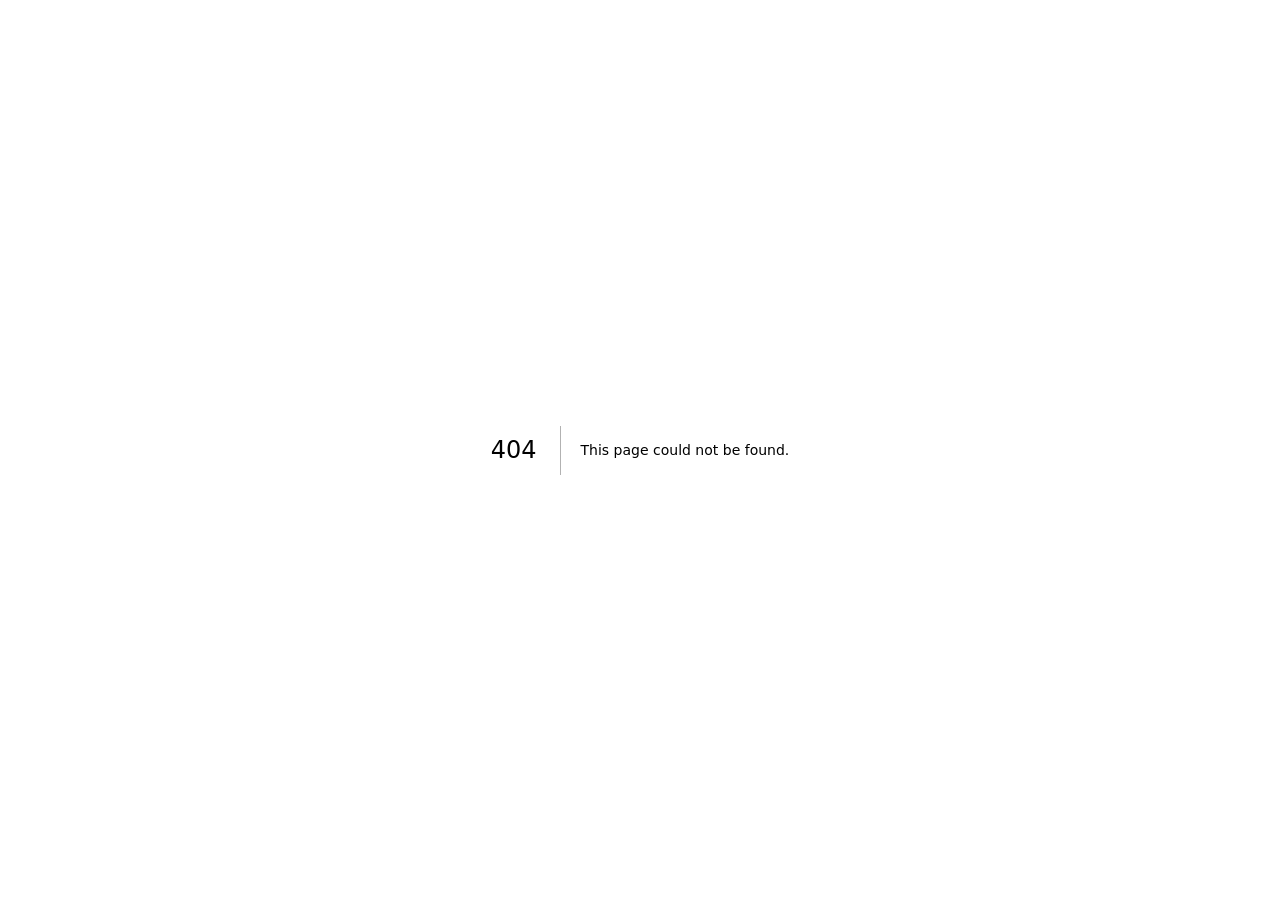
<file: 404/index.html>
<!DOCTYPE html><html lang="zh-CN"><head><meta charSet="utf-8"/><meta name="viewport" content="width=device-width, initial-scale=1"/><link rel="stylesheet" href="/_next/static/chunks/245rcj0qquzaq.css" data-precedence="next"/><link rel="preload" as="script" fetchPriority="low" href="/_next/static/chunks/3s6nzrbk-8mnv.js"/><script src="/_next/static/chunks/41shqbag6wu_r.js" async=""></script><script src="/_next/static/chunks/4561u0v7ysn3r.js" async=""></script><script src="/_next/static/chunks/08-9z823f5bm5.js" async=""></script><script src="/_next/static/chunks/turbopack-1t91iy69j1puh.js" async=""></script><script src="/_next/static/chunks/3zv-n38mv8i7d.js" async="" crossorigin=""></script><meta name="robots" content="noindex"/><title>ICE WORKS — Selected Design</title><meta name="description" content="A portfolio carousel rendered as a single WebGL shader. Cards ride a ring and stretch into threads as they pull apart."/><title>404: This page could not be found.</title><script src="/_next/static/chunks/0cz1d0mv5g_q7.js" noModule=""></script></head><body class="min-h-full flex flex-col"><div hidden=""><!--$--><!--/$--></div><div style="font-family:system-ui,&quot;Segoe UI&quot;,Roboto,Helvetica,Arial,sans-serif,&quot;Apple Color Emoji&quot;,&quot;Segoe UI Emoji&quot;;height:100vh;text-align:center;display:flex;flex-direction:column;align-items:center;justify-content:center"><div><style>body{color:#000;background:#fff;margin:0}.next-error-h1{border-right:1px solid rgba(0,0,0,.3)}@media (prefers-color-scheme:dark){body{color:#fff;background:#000}.next-error-h1{border-right:1px solid rgba(255,255,255,.3)}}</style><h1 class="next-error-h1" style="display:inline-block;margin:0 20px 0 0;padding:0 23px 0 0;font-size:24px;font-weight:500;vertical-align:top;line-height:49px">404</h1><div style="display:inline-block"><h2 style="font-size:14px;font-weight:400;line-height:49px;margin:0">This page could not be found.</h2></div></div></div><!--$--><!--/$--><script src="/_next/static/chunks/3s6nzrbk-8mnv.js" id="_R_" async=""></script><script>(self.__next_f=self.__next_f||[]).push([0])</script><script>self.__next_f.push([1,"1:\"$Sreact.fragment\"\n2:I[39756,[\"/_next/static/chunks/3zv-n38mv8i7d.js\"],\"default\"]\n3:I[37457,[\"/_next/static/chunks/3zv-n38mv8i7d.js\"],\"default\"]\n4:I[50872,[\"/_next/static/chunks/3zv-n38mv8i7d.js\"],\"default\"]\n5:I[97367,[\"/_next/static/chunks/3zv-n38mv8i7d.js\"],\"OutletBoundary\"]\n6:\"$Sreact.suspense\"\n9:I[97367,[\"/_next/static/chunks/3zv-n38mv8i7d.js\"],\"ViewportBoundary\"]\nb:I[97367,[\"/_next/static/chunks/3zv-n38mv8i7d.js\"],\"MetadataBoundary\"]\nd:I[68027,[\"/_next/static/chunks/3zv-n38mv8i7d.js\"],\"default\",1]\n:HL[\"/_next/static/chunks/245rcj0qquzaq.css\",\"style\"]\n8:X\n0:{\"P\":null,\"c\":[\"\",\"_not-found\",\"\"],\"q\":\"\",\"i\":false,\"f\":[[[\"\",{\"children\":[\"/_not-found\",{\"children\":[\"__PAGE__\",{},\"$undefined\",\"$undefined\",4608]},\"$undefined\",\"$undefined\",4608]},\"$undefined\",\"$undefined\",4624],[[\"$\",\"$1\",\"c\",{\"children\":[[[\"$\",\"link\",\"0\",{\"rel\":\"stylesheet\",\"href\":\"/_next/static/chunks/245rcj0qquzaq.css\",\"precedence\":\"next\",\"crossOrigin\":\"$undefined\",\"nonce\":\"$undefined\"}],[\"$\",\"script\",\"script-0\",{\"src\":\"/_next/static/chunks/3zv-n38mv8i7d.js\",\"async\":true,\"nonce\":\"$undefined\"}]],[\"$\",\"html\",null,{\"lang\":\"zh-CN\",\"children\":[\"$\",\"body\",null,{\"className\":\"min-h-full flex flex-col\",\"children\":[[\"$\",\"$L2\",null,{\"parallelRouterKey\":\"children\",\"error\":\"$undefined\",\"errorStyles\":\"$undefined\",\"errorScripts\":\"$undefined\",\"template\":[\"$\",\"$L3\",null,{}],\"templateStyles\":\"$undefined\",\"templateScripts\":\"$undefined\",\"notFound\":[[[\"$\",\"title\",null,{\"children\":\"404: This page could not be found.\"}],[\"$\",\"div\",null,{\"style\":{\"fontFamily\":\"system-ui,\\\"Segoe UI\\\",Roboto,Helvetica,Arial,sans-serif,\\\"Apple Color Emoji\\\",\\\"Segoe UI Emoji\\\"\",\"height\":\"100vh\",\"textAlign\":\"center\",\"display\":\"flex\",\"flexDirection\":\"column\",\"alignItems\":\"center\",\"justifyContent\":\"center\"},\"children\":[\"$\",\"div\",null,{\"children\":[[\"$\",\"style\",null,{\"dangerouslySetInnerHTML\":{\"__html\":\"body{color:#000;background:#fff;margin:0}.next-error-h1{border-right:1px solid rgba(0,0,0,.3)}@media (prefers-color-scheme:dark){body{color:#fff;background:#000}.next-error-h1{border-right:1px solid rgba(255,255,255,.3)}}\"}}],[\"$\",\"h1\",null,{\"className\":\"next-error-h1\",\"style\":{\"display\":\"inline-block\",\"margin\":\"0 20px 0 0\",\"padding\":\"0 23px 0 0\",\"fontSize\":24,\"fontWeight\":500,\"verticalAlign\":\"top\",\"lineHeight\":\"49px\"},\"children\":404}],[\"$\",\"div\",null,{\"style\":{\"display\":\"inline-block\"},\"children\":[\"$\",\"h2\",null,{\"style\":{\"fontSize\":14,\"fontWeight\":400,\"lineHeight\":\"49px\",\"margin\":0},\"children\":\"This page could not be found.\"}]}]]}]}]],[]],\"forbidden\":\"$undefined\",\"unauthorized\":\"$undefined\"}],[\"$\",\"$L4\",null,{}]]}]}]]}],{\"children\":[[\"$\",\"$1\",\"c\",{\"children\":[null,[\"$\",\"$L2\",null,{\"parallelRouterKey\":\"children\",\"error\":\"$undefined\",\"errorStyles\":\"$undefined\",\"errorScripts\":\"$undefined\",\"template\":[\"$\",\"$L3\",null,{}],\"templateStyles\":\"$undefined\",\"templateScripts\":\"$undefined\",\"notFound\":\"$undefined\",\"forbidden\":\"$undefined\",\"unauthorized\":\"$undefined\"}]]}],{\"children\":[[\"$\",\"$1\",\"c\",{\"children\":[[[\"$\",\"title\",null,{\"children\":\"404: This page could not be found.\"}],[\"$\",\"div\",null,{\"style\":\"$0:f:0:1:0:props:children:1:props:children:props:children:0:props:notFound:0:1:props:style\",\"children\":[\"$\",\"div\",null,{\"children\":[[\"$\",\"style\",null,{\"dangerouslySetInnerHTML\":{\"__html\":\"body{color:#000;background:#fff;margin:0}.next-error-h1{border-right:1px solid rgba(0,0,0,.3)}@media (prefers-color-scheme:dark){body{color:#fff;background:#000}.next-error-h1{border-right:1px solid rgba(255,255,255,.3)}}\"}}],[\"$\",\"h1\",null,{\"className\":\"next-error-h1\",\"style\":\"$0:f:0:1:0:props:children:1:props:children:props:children:0:props:notFound:0:1:props:children:props:children:1:props:style\",\"children\":404}],[\"$\",\"div\",null,{\"style\":\"$0:f:0:1:0:props:children:1:props:children:props:children:0:props:notFound:0:1:props:children:props:children:2:props:style\",\"children\":[\"$\",\"h2\",null,{\"style\":\"$0:f:0:1:0:props:children:1:props:children:props:children:0:props:notFound:0:1:props:children:props:children:2:props:children:props:style\",\"children\":\"This page could not be found.\"}]}]]}]}]],null,[\"$\",\"$L5\",null,{\"children\":[\"$\",\"$6\",null,{\"name\":\"Next.MetadataOutlet\",\"children\":\"$@7\"}]}]]}],{},null,false,null]},null,false,\"$8\"]},null,false,null],[\"$\",\"$1\",\"h\",{\"children\":[[\"$\",\"meta\",null,{\"name\":\"robots\",\"content\":\"noindex\"}],[\"$\",\"$L9\",null,{\"children\":\"$La\"}],[\"$\",\"div\",null,{\"hidden\":true,\"children\":[\"$\",\"$Lb\",null,{\"children\":[\"$\",\"$6\",null,{\"name\":\"Next.Metadata\",\"children\":\"$Lc\"}]}]}],null]}],false]],\"m\":\"$undefined\",\"G\":[\"$d\",[[\"$\",\"link\",\"0\",{\"rel\":\"stylesheet\",\"href\":\"/_next/static/chunks/245rcj0qquzaq.css\",\"precedence\":\"next\",\"crossOrigin\":\"$undefined\",\"nonce\":\"$undefined\"}]]],\"S\":true,\"h\":null,\"r\":\"$undefined\",\"s\":\"$undefined\",\"a\":\"$undefined\",\"l\":\"$undefined\",\"p\":\"$undefined\",\"d\":\"$undefined\",\"b\":\"MbCMLrbkJolfYoW17IFgC\"}\n8:C\na:[[\"$\",\"meta\",\"0\",{\"charSet\":\"utf-8\"}],[\"$\",\"meta\",\"1\",{\"name\":\"viewport\",\"content\":\"width=device-width, initial-scale=1\"}]]\n7:null\nc:[[\"$\",\"title\",\"0\",{\"children\":\"ICE WORKS — Selected Design\"}],[\"$\",\"meta\",\"1\",{\"name\":\"description\",\"content\":\"A portfolio carousel rendered as a single WebGL shader. Cards ride a ring and stretch into threads as they pull apart.\"}]]\n"])</script></body></html>
</file>
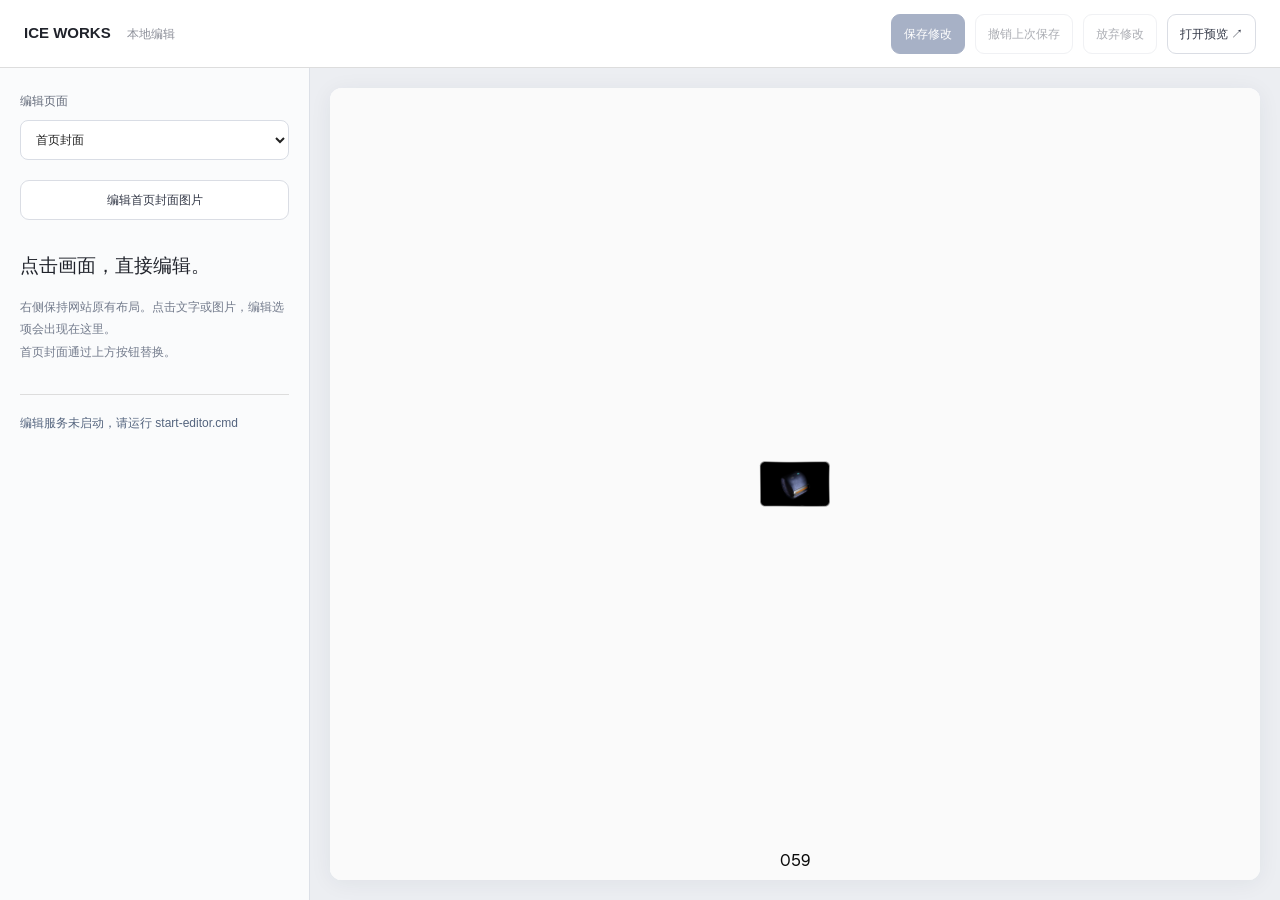
<file: editor/index.html>
<!DOCTYPE html><html lang="zh-CN"><head><meta charSet="utf-8"/><meta name="viewport" content="width=device-width, initial-scale=1"/><link rel="stylesheet" href="/_next/static/chunks/245rcj0qquzaq.css" data-precedence="next"/><link rel="stylesheet" href="/_next/static/chunks/1z2kpr0rr4an1.css" data-precedence="next"/><link rel="preload" as="script" fetchPriority="low" href="/_next/static/chunks/3s6nzrbk-8mnv.js"/><script src="/_next/static/chunks/41shqbag6wu_r.js" async=""></script><script src="/_next/static/chunks/4561u0v7ysn3r.js" async=""></script><script src="/_next/static/chunks/08-9z823f5bm5.js" async=""></script><script src="/_next/static/chunks/turbopack-1t91iy69j1puh.js" async=""></script><script src="/_next/static/chunks/3zv-n38mv8i7d.js" async="" crossorigin=""></script><script src="/_next/static/chunks/3i7q7zh1c7-40.js" async="" crossorigin=""></script><title>ICE WORKS — Selected Design</title><meta name="description" content="A portfolio carousel rendered as a single WebGL shader. Cards ride a ring and stretch into threads as they pull apart."/><script src="/_next/static/chunks/0cz1d0mv5g_q7.js" noModule=""></script></head><body class="min-h-full flex flex-col"><div hidden=""><!--$--><!--/$--></div><main class="editor-module__E2JVeq__editor"><header><strong>ICE WORKS <span>本地编辑</span></strong><div><button disabled="">保存修改</button><button disabled="">撤销上次保存</button><button disabled="">放弃修改</button><a href="/" target="_blank" rel="noreferrer">打开预览 ↗</a></div></header><aside><label>编辑页面<select><option value="/" selected="">首页封面</option><option value="/projects/01/">血压计产品页</option></select></label><button class="editor-module__E2JVeq__cover">编辑首页封面图片</button><section><h2>点击画面，直接编辑。</h2><p>右侧保持网站原有布局。点击文字或图片，编辑选项会出现在这里。</p><p>首页封面通过上方按钮替换。</p></section><footer role="status">正在连接本地编辑服务…</footer></aside><div class="editor-module__E2JVeq__preview"><iframe title="网站编辑预览" src="/?edit=1"></iframe></div></main><!--$--><!--/$--><script src="/_next/static/chunks/3s6nzrbk-8mnv.js" id="_R_" async=""></script><script>(self.__next_f=self.__next_f||[]).push([0])</script><script>self.__next_f.push([1,"1:\"$Sreact.fragment\"\n2:I[39756,[\"/_next/static/chunks/3zv-n38mv8i7d.js\"],\"default\"]\n3:I[37457,[\"/_next/static/chunks/3zv-n38mv8i7d.js\"],\"default\"]\n4:I[50872,[\"/_next/static/chunks/3zv-n38mv8i7d.js\"],\"default\"]\n5:I[47257,[\"/_next/static/chunks/3zv-n38mv8i7d.js\"],\"ClientPageRoot\"]\n6:I[87743,[\"/_next/static/chunks/3zv-n38mv8i7d.js\",\"/_next/static/chunks/3i7q7zh1c7-40.js\"],\"default\"]\n9:I[97367,[\"/_next/static/chunks/3zv-n38mv8i7d.js\"],\"OutletBoundary\"]\na:\"$Sreact.suspense\"\nd:I[97367,[\"/_next/static/chunks/3zv-n38mv8i7d.js\"],\"ViewportBoundary\"]\nf:I[97367,[\"/_next/static/chunks/3zv-n38mv8i7d.js\"],\"MetadataBoundary\"]\n11:I[68027,[\"/_next/static/chunks/3zv-n38mv8i7d.js\"],\"default\",1]\n:HL[\"/_next/static/chunks/245rcj0qquzaq.css\",\"style\"]\n:HL[\"/_next/static/chunks/1z2kpr0rr4an1.css\",\"style\"]\nc:X\n0:{\"P\":null,\"c\":[\"\",\"editor\",\"\"],\"q\":\"\",\"i\":false,\"f\":[[[\"\",{\"children\":[\"editor\",{\"children\":[\"__PAGE__\",{},\"$undefined\",\"$undefined\",4608]},\"$undefined\",\"$undefined\",4608]},\"$undefined\",\"$undefined\",4624],[[\"$\",\"$1\",\"c\",{\"children\":[[[\"$\",\"link\",\"0\",{\"rel\":\"stylesheet\",\"href\":\"/_next/static/chunks/245rcj0qquzaq.css\",\"precedence\":\"next\",\"crossOrigin\":\"$undefined\",\"nonce\":\"$undefined\"}],[\"$\",\"script\",\"script-0\",{\"src\":\"/_next/static/chunks/3zv-n38mv8i7d.js\",\"async\":true,\"nonce\":\"$undefined\"}]],[\"$\",\"html\",null,{\"lang\":\"zh-CN\",\"children\":[\"$\",\"body\",null,{\"className\":\"min-h-full flex flex-col\",\"children\":[[\"$\",\"$L2\",null,{\"parallelRouterKey\":\"children\",\"error\":\"$undefined\",\"errorStyles\":\"$undefined\",\"errorScripts\":\"$undefined\",\"template\":[\"$\",\"$L3\",null,{}],\"templateStyles\":\"$undefined\",\"templateScripts\":\"$undefined\",\"notFound\":[[[\"$\",\"title\",null,{\"children\":\"404: This page could not be found.\"}],[\"$\",\"div\",null,{\"style\":{\"fontFamily\":\"system-ui,\\\"Segoe UI\\\",Roboto,Helvetica,Arial,sans-serif,\\\"Apple Color Emoji\\\",\\\"Segoe UI Emoji\\\"\",\"height\":\"100vh\",\"textAlign\":\"center\",\"display\":\"flex\",\"flexDirection\":\"column\",\"alignItems\":\"center\",\"justifyContent\":\"center\"},\"children\":[\"$\",\"div\",null,{\"children\":[[\"$\",\"style\",null,{\"dangerouslySetInnerHTML\":{\"__html\":\"body{color:#000;background:#fff;margin:0}.next-error-h1{border-right:1px solid rgba(0,0,0,.3)}@media (prefers-color-scheme:dark){body{color:#fff;background:#000}.next-error-h1{border-right:1px solid rgba(255,255,255,.3)}}\"}}],[\"$\",\"h1\",null,{\"className\":\"next-error-h1\",\"style\":{\"display\":\"inline-block\",\"margin\":\"0 20px 0 0\",\"padding\":\"0 23px 0 0\",\"fontSize\":24,\"fontWeight\":500,\"verticalAlign\":\"top\",\"lineHeight\":\"49px\"},\"children\":404}],[\"$\",\"div\",null,{\"style\":{\"display\":\"inline-block\"},\"children\":[\"$\",\"h2\",null,{\"style\":{\"fontSize\":14,\"fontWeight\":400,\"lineHeight\":\"49px\",\"margin\":0},\"children\":\"This page could not be found.\"}]}]]}]}]],[]],\"forbidden\":\"$undefined\",\"unauthorized\":\"$undefined\"}],[\"$\",\"$L4\",null,{}]]}]}]]}],{\"children\":[[\"$\",\"$1\",\"c\",{\"children\":[null,[\"$\",\"$L2\",null,{\"parallelRouterKey\":\"children\",\"error\":\"$undefined\",\"errorStyles\":\"$undefined\",\"errorScripts\":\"$undefined\",\"template\":[\"$\",\"$L3\",null,{}],\"templateStyles\":\"$undefined\",\"templateScripts\":\"$undefined\",\"notFound\":\"$undefined\",\"forbidden\":\"$undefined\",\"unauthorized\":\"$undefined\"}]]}],{\"children\":[[\"$\",\"$1\",\"c\",{\"children\":[[\"$\",\"$L5\",null,{\"Component\":\"$6\",\"serverProvidedParams\":{\"searchParams\":{},\"params\":{},\"promises\":[\"$@7\",\"$@8\"]}}],[[\"$\",\"link\",\"0\",{\"rel\":\"stylesheet\",\"href\":\"/_next/static/chunks/1z2kpr0rr4an1.css\",\"precedence\":\"next\",\"crossOrigin\":\"$undefined\",\"nonce\":\"$undefined\"}],[\"$\",\"script\",\"script-0\",{\"src\":\"/_next/static/chunks/3i7q7zh1c7-40.js\",\"async\":true,\"nonce\":\"$undefined\"}]],[\"$\",\"$L9\",null,{\"children\":[\"$\",\"$a\",null,{\"name\":\"Next.MetadataOutlet\",\"children\":\"$@b\"}]}]]}],{},null,false,null]},null,false,\"$c\"]},null,false,null],[\"$\",\"$1\",\"h\",{\"children\":[null,[\"$\",\"$Ld\",null,{\"children\":\"$Le\"}],[\"$\",\"div\",null,{\"hidden\":true,\"children\":[\"$\",\"$Lf\",null,{\"children\":[\"$\",\"$a\",null,{\"name\":\"Next.Metadata\",\"children\":\"$L10\"}]}]}],null]}],false]],\"m\":\"$undefined\",\"G\":[\"$11\",[[\"$\",\"link\",\"0\",{\"rel\":\"stylesheet\",\"href\":\"/_next/static/chunks/245rcj0qquzaq.css\",\"precedence\":\"next\",\"crossOrigin\":\"$undefined\",\"nonce\":\"$undefined\"}]]],\"S\":true,\"h\":null,\"r\":\"$undefined\",\"s\":\"$undefined\",\"a\":\"$undefined\",\"l\":\"$undefined\",\"p\":\"$undefined\",\"d\":\"$undefined\",\"b\":\"MbCMLrbkJolfYoW17IFgC\"}\nc:C\n7:{}\n8:\"$0:f:0:1:1:children:1:children:0:props:children:0:props:serverProvidedParams:params\"\ne:[[\"$\",\"meta\",\"0\",{\"charSet\":\"utf-8\"}],[\"$\",\"meta\",\"1\",{\"name\":\"viewport\",\"content\":\"width=device-width, initial-scale=1\"}]]\nb:null\n10:[[\"$\",\"title\",\"0\",{\"children\":\"ICE WORKS — Selected Design\"}],[\"$\",\"meta\",\"1\",{\"name\":\"description\",\"content\":\"A portfolio carousel rendered as a single WebGL shader. Cards ride a ring and stretch into threads as they pull apart.\"}]]\n"])</script></body></html>
</file>
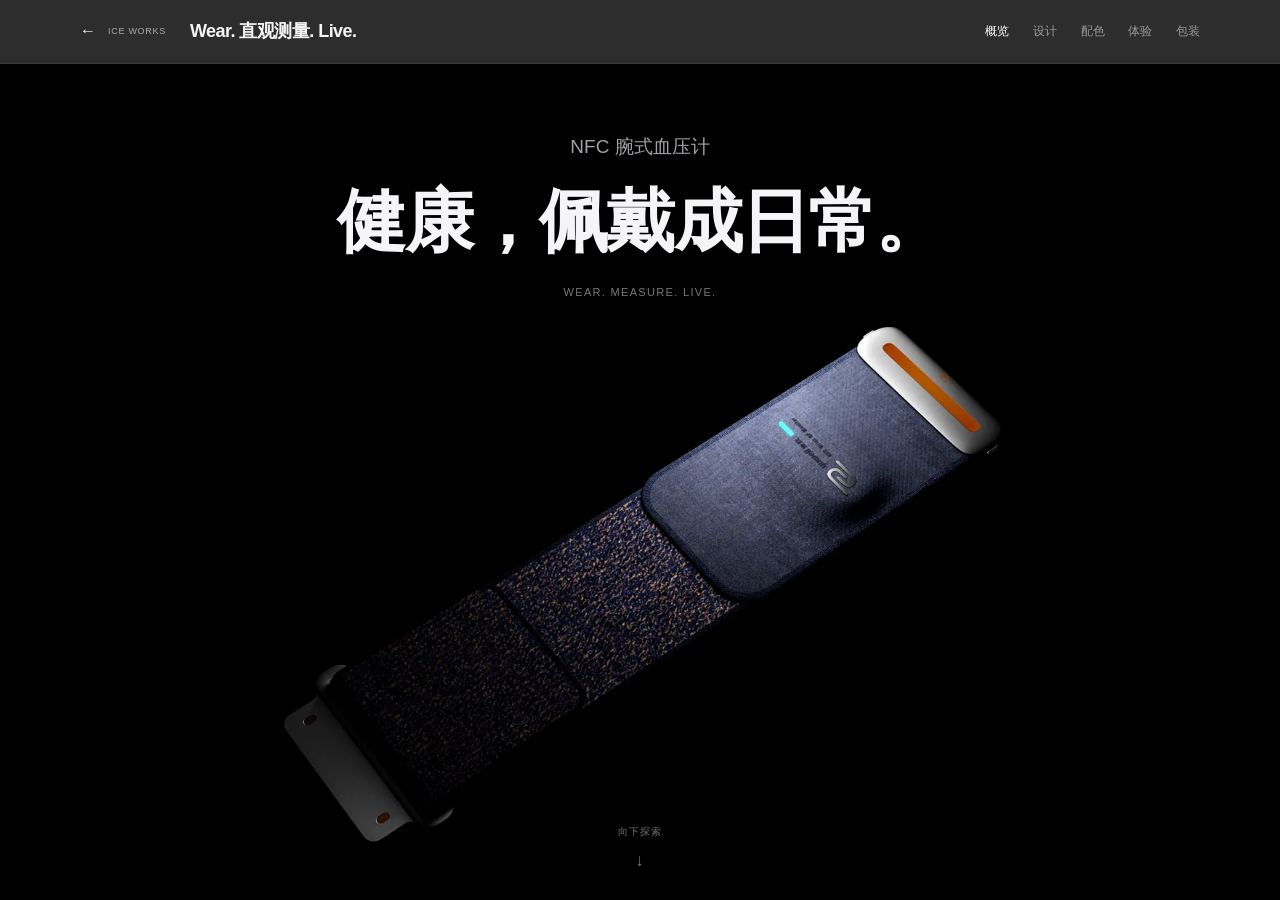
<file: projects/01/index.html>
<!DOCTYPE html><html lang="zh-CN"><head><meta charSet="utf-8"/><meta name="viewport" content="width=device-width, initial-scale=1"/><link rel="preload" as="image" href="/optimized/wear--hero.jpg.webp"/><link rel="preload" as="image" href="/optimized/wear--scene-inward-v10.png.webp"/><link rel="stylesheet" href="/_next/static/chunks/245rcj0qquzaq.css" data-precedence="next"/><link rel="stylesheet" href="/_next/static/chunks/20a8nnl0mageq.css" data-precedence="next"/><link rel="preload" as="script" fetchPriority="low" href="/_next/static/chunks/3s6nzrbk-8mnv.js"/><script src="/_next/static/chunks/41shqbag6wu_r.js" async=""></script><script src="/_next/static/chunks/4561u0v7ysn3r.js" async=""></script><script src="/_next/static/chunks/08-9z823f5bm5.js" async=""></script><script src="/_next/static/chunks/turbopack-1t91iy69j1puh.js" async=""></script><script src="/_next/static/chunks/3zv-n38mv8i7d.js" async="" crossorigin=""></script><script src="/_next/static/chunks/3xaagxg-u3zrm.js" async="" crossorigin=""></script><script src="/_next/static/chunks/1-o912xxpjquk.js" async="" crossorigin=""></script><script src="/_next/static/chunks/0i-96vfhbms0q.js" async="" crossorigin=""></script><title>Wear. 直观测量. Live. — NFC 腕式血压计 / ICE WORKS</title><meta name="description" content="A soft textile wrist blood pressure monitor. Product design, CMF and a connected app experience."/><script src="/_next/static/chunks/0cz1d0mv5g_q7.js" noModule=""></script></head><body class="min-h-full flex flex-col"><div hidden=""><!--$--><!--/$--></div><main class="product-module__FTs1fa__page"><nav class="product-module__FTs1fa__nav" aria-label="产品导航"><a class="product-module__FTs1fa__back" aria-label="返回作品首页" href="/">← <span>ICE WORKS</span></a><a class="product-module__FTs1fa__productName" href="#overview">Wear. 直观测量. Live.</a><div class="product-module__FTs1fa__navLinks"><a href="#overview" aria-current="location">概览</a><a href="#design">设计</a><a href="#colours">配色</a><a href="#experience">体验</a><a href="#packaging">包装</a></div></nav><section class="product-module__FTs1fa__hero" id="overview" aria-label="产品概览"><div class="product-module__FTs1fa__heroSticky"><div class="product-module__FTs1fa__heroTitle"><p>NFC 腕式血压计</p><h1>健康，<br class="product-module__FTs1fa__mobileBreak"/>佩戴成日常。</h1><span>WEAR. MEASURE. LIVE.</span></div><div class="product-module__FTs1fa__heroFull"><span class="product-module__FTs1fa__photoFit" style="--source-ratio:1.7777777777777777"><img alt="Full textile wrist monitor" width="1920" height="1080" decoding="async" data-nimg="1" style="color:transparent" src="/optimized/wear--hero.jpg.webp"/></span></div><div class="product-module__FTs1fa__heroClose"><span class="product-module__FTs1fa__photoFit" style="--source-ratio:0.8916391639163916"><img alt="Woven textile and magnetic clasp detail" loading="lazy" width="1621" height="1818" decoding="async" data-nimg="1" style="color:transparent" src="/optimized/wear--closeup.jpg.webp"/></span></div><div class="product-module__FTs1fa__heroDetail"><span>更贴近你。</span><p>从触感到形态，<br/>重新想象健康设备。</p></div><div class="product-module__FTs1fa__scrollCue">向下探索 <span>↓</span></div></div></section><section class="product-module__FTs1fa__introduction" data-reveal="true"><span class="product-module__FTs1fa__eyebrow">A NEW KIND OF EVERYDAY OBJECT</span><h2>健康科技。<br/>也有柔软一面。</h2><p>柔软织物，直观操作。<br/>让健康融入日常。</p></section><section class="product-module__FTs1fa__highlights" id="design"><div class="product-module__FTs1fa__stageReveal" data-stage-enter="true"><div class="product-module__FTs1fa__sectionHeading" data-reveal="true"><span class="product-module__FTs1fa__eyebrow">DESIGN, IN DETAIL</span><h2>好设计。<br/>从触感开始。</h2></div></div><div class="product-module__FTs1fa__stageReveal" data-stage-enter="true"><div class="product-module__FTs1fa__highlightGrid"><article class="product-module__FTs1fa__materialCard" data-reveal="true"><div class="product-module__FTs1fa__cardText"><span>01 / 亲肤织物</span><h3>柔软，<br/>也有力量。</h3></div><div class="product-module__FTs1fa__materialPhoto" data-reveal=""><span class="product-module__FTs1fa__photoFit" style="--source-ratio:0.8916391639163916"><img alt="Woven textile and magnetic clasp detail" loading="lazy" width="1621" height="1818" decoding="async" data-nimg="1" style="color:transparent" src="/optimized/wear--closeup.jpg.webp"/></span></div><p>透气织物，<br/>贴肤舒适。</p></article><article class="product-module__FTs1fa__lockCard" data-reveal="true"><div class="product-module__FTs1fa__cardText"><span>02 / 回环磁吸</span><h3>一只手，<br/>轻松佩戴。</h3></div><div class="product-module__FTs1fa__frontPhoto" data-reveal=""><span class="product-module__FTs1fa__photoFit" style="--source-ratio:0.8362779740871613"><img alt="Magnetic loop front view" loading="lazy" width="710" height="849" decoding="async" data-nimg="1" style="color:transparent" src="/optimized/wear--front.jpg.webp"/></span></div><p>回环磁吸，<br/>稳固贴合。</p></article></div></div></section><section class="product-module__FTs1fa__flatSection"><div class="product-module__FTs1fa__flatCopy" data-reveal="true"><span class="product-module__FTs1fa__eyebrow">SOFT MEETS PRECISE</span><h2>柔软与精密，<br/>恰好相遇。</h2><p>深蓝织物，银色金属。<br/>一抹暖橙，恰到好处。</p></div><div class="product-module__FTs1fa__flatPhoto" data-reveal=""><span class="product-module__FTs1fa__photoFit" style="--source-ratio:1.7777777777777777"><img alt="Flat strap and brushed metal clasp" loading="lazy" width="1920" height="1080" decoding="async" data-nimg="1" style="color:transparent" src="/optimized/wear--flat.jpg.webp"/></span></div><div class="product-module__FTs1fa__materialLegend"><span><i style="background:#24334a"></i>Denim blue</span><span><i style="background:#bcbdbf"></i>Metal silver</span><span><i style="background:#f47d27"></i>Warm orange</span></div></section><section class="product-module__FTs1fa__magnetic" data-media-progress="true"><div class="product-module__FTs1fa__magneticHeading" data-reveal="true"><span class="product-module__FTs1fa__eyebrow">LOOP-LOCK MAGNETIC STRAP</span><h2>细节，自然相融。</h2><p>织物与金属，<br/>衔接如一。</p></div><div class="product-module__FTs1fa__magneticPhoto" data-reveal=""><img alt="Fabric edge and magnetic clasp close-up" loading="lazy" decoding="async" data-nimg="fill" style="position:absolute;height:100%;width:100%;left:0;top:0;right:0;bottom:0;object-fit:cover;color:transparent" src="/optimized/wear--magnetic.jpg.webp"/></div></section><section class="product-module__FTs1fa__colourStudio" id="colours"><div class="product-module__FTs1fa__colourCopy" data-reveal="true"><span class="product-module__FTs1fa__eyebrow">COLOUR, WITH CHARACTER</span><h2>不同色彩。<br/>同样细腻。</h2><p>深海蓝、勃艮第红、暖砂灰。<br/>找到你的日常色彩。</p><span class="product-module__FTs1fa__colourNote">配色探索 · 衍生设计示意</span></div><div class="product-module__FTs1fa__colourPreview"><canvas role="img" aria-label="深海蓝织物配色预览"></canvas><div class="product-module__FTs1fa__colourPicker" role="group" aria-label="选择织物配色"><button aria-pressed="true" aria-label="深海蓝"><i style="background:#263a60"></i></button><button aria-pressed="false" aria-label="勃艮第红"><i style="background:#80545c"></i></button><button aria-pressed="false" aria-label="暖砂灰"><i style="background:#a2937e"></i></button></div><p>深海蓝<small>DENIM BLUE</small></p></div></section><div class="product-module__FTs1fa__experienceBridge" aria-hidden="true"></div><section class="product-module__FTs1fa__appSection" id="experience"><div class="product-module__FTs1fa__appSticky"><div class="product-module__FTs1fa__appHeading"><span class="product-module__FTs1fa__eyebrow">A CONNECTED EXPERIENCE</span><h2>轻轻一触。<br/>即刻连接。</h2></div><div class="product-module__FTs1fa__appStage"><div class="product-module__FTs1fa__appCopy"><span class="product-module__FTs1fa__eyebrow">01 / MEASUREMENT</span><h3><span>重要信息。<br/></span><span>一目了然。<br/></span></h3><p>血压、脉搏与状态，清晰呈现。</p><div class="product-module__FTs1fa__tabs" role="tablist" aria-label="应用界面"><button id="tab-0" role="tab" aria-selected="true" aria-controls="app-preview" tabindex="0">直观测量</button><button id="tab-1" role="tab" aria-selected="false" aria-controls="app-preview" tabindex="-1">轻触连接</button><button id="tab-2" role="tab" aria-selected="false" aria-controls="app-preview" tabindex="-1">查看记录</button></div></div><div class="product-module__FTs1fa__phoneStage" role="tabpanel" id="app-preview" aria-labelledby="tab-0" tabindex="0"></div></div><div class="product-module__FTs1fa__uiMorph" data-ui-morph="true"><div class="product-module__FTs1fa__healthUI"><div class="product-module__FTs1fa__uiStatus"><span>9:41</span><span>▥ ◉ ▰</span></div><div class="product-module__FTs1fa__uiReadout"><span class="product-module__FTs1fa__bluetooth">ᛒ</span><p>臂带压力值<small>Armband pressure value</small></p><strong>112</strong><div><span>80<small>脉搏/分钟</small></span><strong>96 <small>mmHg</small></strong></div></div><div class="product-module__FTs1fa__signalScene"><div class="product-module__FTs1fa__signalCaption"><span>CONNECTED TO YOU</span><p>每一次脉动，都有回应。</p></div><svg class="product-module__FTs1fa__flowWave" viewBox="0 0 1200 220" fill="none" aria-label="Flowing signal lines" preserveAspectRatio="none"><g class="product-module__FTs1fa__signalFilament" style="--flow-delay:0s;--flow-speed:7.5s"><defs><linearGradient id="_R_1pav5ubrb_-line-0" data-flow-gradient="true" gradientUnits="userSpaceOnUse" x1="-1200" x2="0" y1="0" y2="0" spreadMethod="repeat"><stop offset="0" stop-color="#202d4c"></stop><stop offset=".2" stop-color="#202d4c"></stop><stop offset=".42" stop-color="#8293ba"></stop><stop offset=".53" stop-color="#e0e6f5"></stop><stop offset=".65" stop-color="#8293ba"></stop><stop offset=".87" stop-color="#202d4c"></stop><stop offset="1" stop-color="#202d4c"></stop></linearGradient></defs><path class="product-module__FTs1fa__surfaceLine" d="M-200 110 C0 110,120 192,260 105 S440 -12,570 105 S760 215,900 106 S1100 70,1400 110" style="stroke:url(#_R_1pav5ubrb_-line-0)" stroke-width="1.5"></path></g><g class="product-module__FTs1fa__signalFilament" style="--flow-delay:-0.63s;--flow-speed:7.86s"><defs><linearGradient id="_R_1pav5ubrb_-line-1" data-flow-gradient="true" gradientUnits="userSpaceOnUse" x1="-1200" x2="0" y1="0" y2="0" spreadMethod="repeat"><stop offset="0" stop-color="#202d4c"></stop><stop offset=".2" stop-color="#202d4c"></stop><stop offset=".42" stop-color="#8293ba"></stop><stop offset=".53" stop-color="#e0e6f5"></stop><stop offset=".65" stop-color="#8293ba"></stop><stop offset=".87" stop-color="#202d4c"></stop><stop offset="1" stop-color="#202d4c"></stop></linearGradient></defs><path class="product-module__FTs1fa__surfaceLine" d="M-200 113 C0 113,120 181,260 107 S440 3,570 107 S760 203,900 108 S1100 75,1400 110" style="stroke:url(#_R_1pav5ubrb_-line-1)" stroke-width="1.1"></path></g><g class="product-module__FTs1fa__signalFilament" style="--flow-delay:-1.26s;--flow-speed:8.22s"><defs><linearGradient id="_R_1pav5ubrb_-line-2" data-flow-gradient="true" gradientUnits="userSpaceOnUse" x1="-1200" x2="0" y1="0" y2="0" spreadMethod="repeat"><stop offset="0" stop-color="#202d4c"></stop><stop offset=".2" stop-color="#202d4c"></stop><stop offset=".42" stop-color="#8293ba"></stop><stop offset=".53" stop-color="#e0e6f5"></stop><stop offset=".65" stop-color="#8293ba"></stop><stop offset=".87" stop-color="#202d4c"></stop><stop offset="1" stop-color="#202d4c"></stop></linearGradient></defs><path class="product-module__FTs1fa__surfaceLine" d="M-200 116 C0 116,120 170,260 109 S440 18,570 109 S760 191,900 110 S1100 80,1400 110" style="stroke:url(#_R_1pav5ubrb_-line-2)" stroke-width="1.1"></path></g><g class="product-module__FTs1fa__signalFilament" style="--flow-delay:-1.8900000000000001s;--flow-speed:8.58s"><defs><linearGradient id="_R_1pav5ubrb_-line-3" data-flow-gradient="true" gradientUnits="userSpaceOnUse" x1="-1200" x2="0" y1="0" y2="0" spreadMethod="repeat"><stop offset="0" stop-color="#202d4c"></stop><stop offset=".2" stop-color="#202d4c"></stop><stop offset=".42" stop-color="#8293ba"></stop><stop offset=".53" stop-color="#e0e6f5"></stop><stop offset=".65" stop-color="#8293ba"></stop><stop offset=".87" stop-color="#202d4c"></stop><stop offset="1" stop-color="#202d4c"></stop></linearGradient></defs><path class="product-module__FTs1fa__surfaceLine" d="M-200 119 C0 119,120 159,260 111 S440 33,570 111 S760 179,900 112 S1100 85,1400 110" style="stroke:url(#_R_1pav5ubrb_-line-3)" stroke-width="1.5"></path></g><g class="product-module__FTs1fa__signalFilament" style="--flow-delay:-2.52s;--flow-speed:8.94s"><defs><linearGradient id="_R_1pav5ubrb_-line-4" data-flow-gradient="true" gradientUnits="userSpaceOnUse" x1="-1200" x2="0" y1="0" y2="0" spreadMethod="repeat"><stop offset="0" stop-color="#202d4c"></stop><stop offset=".2" stop-color="#202d4c"></stop><stop offset=".42" stop-color="#8293ba"></stop><stop offset=".53" stop-color="#e0e6f5"></stop><stop offset=".65" stop-color="#8293ba"></stop><stop offset=".87" stop-color="#202d4c"></stop><stop offset="1" stop-color="#202d4c"></stop></linearGradient></defs><path class="product-module__FTs1fa__surfaceLine" d="M-200 122 C0 122,120 148,260 113 S440 48,570 113 S760 167,900 114 S1100 90,1400 110" style="stroke:url(#_R_1pav5ubrb_-line-4)" stroke-width="1.1"></path></g><g class="product-module__FTs1fa__signalFilament" style="--flow-delay:-3.15s;--flow-speed:9.3s"><defs><linearGradient id="_R_1pav5ubrb_-line-5" data-flow-gradient="true" gradientUnits="userSpaceOnUse" x1="-1200" x2="0" y1="0" y2="0" spreadMethod="repeat"><stop offset="0" stop-color="#202d4c"></stop><stop offset=".2" stop-color="#202d4c"></stop><stop offset=".42" stop-color="#8293ba"></stop><stop offset=".53" stop-color="#e0e6f5"></stop><stop offset=".65" stop-color="#8293ba"></stop><stop offset=".87" stop-color="#202d4c"></stop><stop offset="1" stop-color="#202d4c"></stop></linearGradient></defs><path class="product-module__FTs1fa__surfaceLine" d="M-200 125 C0 125,120 137,260 115 S440 63,570 115 S760 155,900 116 S1100 95,1400 110" style="stroke:url(#_R_1pav5ubrb_-line-5)" stroke-width="1.1"></path></g><g class="product-module__FTs1fa__signalFilament" style="--flow-delay:-3.7800000000000002s;--flow-speed:9.66s"><defs><linearGradient id="_R_1pav5ubrb_-line-6" data-flow-gradient="true" gradientUnits="userSpaceOnUse" x1="-1200" x2="0" y1="0" y2="0" spreadMethod="repeat"><stop offset="0" stop-color="#202d4c"></stop><stop offset=".2" stop-color="#202d4c"></stop><stop offset=".42" stop-color="#8293ba"></stop><stop offset=".53" stop-color="#e0e6f5"></stop><stop offset=".65" stop-color="#8293ba"></stop><stop offset=".87" stop-color="#202d4c"></stop><stop offset="1" stop-color="#202d4c"></stop></linearGradient></defs><path class="product-module__FTs1fa__surfaceLine" d="M-200 128 C0 128,120 126,260 117 S440 78,570 117 S760 143,900 118 S1100 100,1400 110" style="stroke:url(#_R_1pav5ubrb_-line-6)" stroke-width="1.5"></path></g></svg><div class="product-module__FTs1fa__signalIcons"><div><span>◎</span><small>袖带佩戴</small></div><div><span>♧</span><small>误动</small></div><div><span>♡</span><small>不规则脉波</small></div></div><svg class="product-module__FTs1fa__signalArc" viewBox="0 0 1200 400" fill="none" preserveAspectRatio="none" aria-hidden="true"><defs><linearGradient id="_R_1pav5ubrb_-arc" data-flow-gradient="true" gradientUnits="userSpaceOnUse" x1="-1200" x2="0" y1="0" y2="0" spreadMethod="repeat"><stop offset="0" stop-color="#34456e"></stop><stop offset=".22" stop-color="#34456e"></stop><stop offset=".43" stop-color="#94a8d2"></stop><stop offset=".55" stop-color="#d0daf1"></stop><stop offset=".68" stop-color="#94a8d2"></stop><stop offset=".9" stop-color="#34456e"></stop><stop offset="1" stop-color="#34456e"></stop></linearGradient></defs><path class="product-module__FTs1fa__surfaceArc" d="M-30 30 C60 420,1140 420,1230 30" style="stroke:url(#_R_1pav5ubrb_-arc);opacity:1;stroke-width:1.8" stroke-width="1.8" vector-effect="non-scaling-stroke"></path></svg><div class="product-module__FTs1fa__signalPlay"><span>▶</span></div></div><div class="product-module__FTs1fa__uiSettings"><span>单位设置<small>mmHg</small></span><span>语音播报<small>On <i></i></small></span></div><footer><span>▣<small>设备</small></span><span>▤<small>数据</small></span><span>♙<small>我的</small></span></footer><div class="product-module__FTs1fa__restoredPhonePage" style="opacity:0" aria-hidden="true"><div class="product-module__FTs1fa__companionScreen" aria-label="NFC 连接界面"><div class="product-module__FTs1fa__companionStatus"><span>9:41</span><span>▥ ◉ ▰</span></div><div class="product-module__FTs1fa__originalConnectionTitle"><i></i><h3>NFC</h3><p>Arm Blood<br/>Pressure Monitor</p></div><div class="product-module__FTs1fa__originalBand"><svg viewBox="0 0 150 240" fill="none"><path d="M10 220L16 38Q18 4 75 4Q132 4 134 38L140 220Q75 250 10 220Z" stroke="currentColor" stroke-width="1"></path><path d="M33 50Q35 12 75 12Q115 12 117 50L113 149Q109 194 75 194Q41 194 37 149Z" stroke="#303d7b"></path><path d="M12 218Q75 203 138 218M13 224Q75 211 137 224" stroke="currentColor"></path><path d="M49 75Q42 80 49 85M43 73Q34 80 43 87M101 75Q108 80 101 85M107 73Q116 80 107 87" stroke="#babac7"></path></svg><span>N</span></div><div class="product-module__FTs1fa__originalNfcTarget"><span>NFC</span></div><div class="product-module__FTs1fa__originalNfcHint">请用手机靠近设备接触 NFC</div><div class="product-module__FTs1fa__originalBlueOrb"></div><span class="product-module__FTs1fa__originalHelp">?</span></div></div><div class="product-module__FTs1fa__restoredPhonePage" style="opacity:0" aria-hidden="true"><div class="product-module__FTs1fa__companionScreen product-module__FTs1fa__originalHistory" aria-label="历史记录界面"><div class="product-module__FTs1fa__companionStatus"><span>9:41</span><span>▥ ◉ ▰</span></div><span class="product-module__FTs1fa__historyToolbar">▧</span><div class="product-module__FTs1fa__originalStats"><div><span>▣<small>All</small></span><strong>47</strong></div><div><span>◉<small>异常</small></span><strong>8</strong></div></div><p class="product-module__FTs1fa__originalToday">• 今天</p><div class="product-module__FTs1fa__originalRecords"><div><small>11月17日 10:26</small><p><strong>112 / 96</strong><small>mmHg</small><span>80<small>bpm</small></span></p></div><div><small>11月17日 10:26</small><p><strong>145 / 98</strong><small>mmHg</small><span>76<small>bpm</small></span><i></i></p></div></div><div class="product-module__FTs1fa__originalBottomNav"><span>▣<small>设备</small></span><span>▤<small>数据</small></span><span>♙<small>我的</small></span></div></div></div><span class="product-module__FTs1fa__uiDisclaimer">界面读数为设计示意</span></div></div></div></section><section class="product-module__FTs1fa__sceneSection" id="lifestyle" aria-label="人物佩戴与日常场景"><div class="product-module__FTs1fa__stageReveal" data-stage-enter="true"><div class="product-module__FTs1fa__sceneHeading"><span class="product-module__FTs1fa__eyebrow">MADE TO FIT YOUR LIFE</span><h2>融入穿搭。<br/>走进日常。</h2><p>柔软贴身，<br/>自在随行。</p></div></div><div class="product-module__FTs1fa__stageReveal" data-stage-enter="true"><div class="product-module__FTs1fa__gallery" role="region" aria-label="人物佩戴场景画廊"><div class="product-module__FTs1fa__galleryTrack" tabindex="0"><figure class="product-module__FTs1fa__gallerySlide"><div class="product-module__FTs1fa__galleryImage"><img alt="Blue editorial portrait with inward wrist pose; AI concept" loading="eager" decoding="async" data-nimg="fill" style="position:absolute;height:100%;width:100%;left:0;top:0;right:0;bottom:0;color:transparent" src="/optimized/wear--scene-inward-v10.png.webp"/></div><figcaption><span>01<!-- --> / <!-- -->AN INWARD GESTURE · AI SCENE STUDY</span><span>近距视角</span></figcaption></figure><figure class="product-module__FTs1fa__gallerySlide"><div class="product-module__FTs1fa__galleryImage"><img alt="日常穿搭 wrist monitor styling" loading="lazy" decoding="async" data-nimg="fill" style="position:absolute;height:100%;width:100%;left:0;top:0;right:0;bottom:0;color:transparent" src="/optimized/wear--lifestyle.jpg.webp"/></div><figcaption><span>02<!-- --> / <!-- -->EVERYDAY WEAR</span><span>日常穿搭</span></figcaption></figure><figure class="product-module__FTs1fa__gallerySlide"><div class="product-module__FTs1fa__galleryImage"><img alt="Checking readings on a phone" loading="lazy" decoding="async" data-nimg="fill" style="position:absolute;height:100%;width:100%;left:0;top:0;right:0;bottom:0;color:transparent" src="/optimized/wear--in-use.jpg.webp"/></div><figcaption><span>03<!-- --> / <!-- -->A CONNECTED MOMENT</span><span>连接体验</span></figcaption></figure></div><div class="product-module__FTs1fa__galleryNav"><span class="product-module__FTs1fa__galleryCount">01<!-- --> <span>/ <!-- -->03</span></span><div class="product-module__FTs1fa__galleryBars" role="group" aria-label="选择人物场景"><button type="button" aria-label="查看近距视角" aria-pressed="true"><span></span></button><button type="button" aria-label="查看日常穿搭" aria-pressed="false"><span></span></button><button type="button" aria-label="查看连接体验" aria-pressed="false"><span></span></button></div><div class="product-module__FTs1fa__galleryArrows"><button type="button" aria-label="上一张人物图片" disabled="">←</button><button type="button" aria-label="下一张人物图片">→</button></div></div></div></div></section><section class="product-module__FTs1fa__packaging" id="packaging"><div class="product-module__FTs1fa__packageHeading" data-reveal="true"><span class="product-module__FTs1fa__eyebrow">THE COMPLETE EXPERIENCE</span><h2>用心，<br/>从打开开始。</h2><p>产品、包装与随身包。<br/>完整而统一的体验。</p></div><div class="product-module__FTs1fa__packagePhoto" data-reveal=""><span class="product-module__FTs1fa__photoFit" style="--source-ratio:1.7126436781609196"><img alt="包装, carry case and booklet" loading="lazy" width="1788" height="1044" decoding="async" data-nimg="1" style="color:transparent" src="/optimized/wear--packaging.jpg.webp"/></span></div></section><footer class="product-module__FTs1fa__footer"><div><span>PROJECT 01 / INDUSTRIAL DESIGN</span><h2>Wear. 直观测量. Live.</h2><p>NFC 腕式血压计 · 产品设计 / CMF / 交互 / 品牌体验</p></div><a href="/">回到作品索引 ↗</a><small>© 张焕森 · 作品集展示。界面中的读数为设计示意。</small></footer></main><!--$--><!--/$--><script src="/_next/static/chunks/3s6nzrbk-8mnv.js" id="_R_" async=""></script><script>(self.__next_f=self.__next_f||[]).push([0])</script><script>self.__next_f.push([1,"1:\"$Sreact.fragment\"\n2:I[39756,[\"/_next/static/chunks/3zv-n38mv8i7d.js\"],\"default\"]\n3:I[37457,[\"/_next/static/chunks/3zv-n38mv8i7d.js\"],\"default\"]\n4:I[50872,[\"/_next/static/chunks/3zv-n38mv8i7d.js\"],\"default\"]\n5:I[9114,[\"/_next/static/chunks/3zv-n38mv8i7d.js\",\"/_next/static/chunks/3xaagxg-u3zrm.js\",\"/_next/static/chunks/1-o912xxpjquk.js\",\"/_next/static/chunks/0i-96vfhbms0q.js\"],\"default\"]\n6:I[97367,[\"/_next/static/chunks/3zv-n38mv8i7d.js\"],\"OutletBoundary\"]\n7:\"$Sreact.suspense\"\na:I[97367,[\"/_next/static/chunks/3zv-n38mv8i7d.js\"],\"ViewportBoundary\"]\nc:I[97367,[\"/_next/static/chunks/3zv-n38mv8i7d.js\"],\"MetadataBoundary\"]\ne:I[68027,[\"/_next/static/chunks/3zv-n38mv8i7d.js\"],\"default\",1]\n:HL[\"/_next/static/chunks/245rcj0qquzaq.css\",\"style\"]\n:HL[\"/_next/static/chunks/20a8nnl0mageq.css\",\"style\"]\n9:X\n0:{\"P\":null,\"c\":[\"\",\"projects\",\"01\",\"\"],\"q\":\"\",\"i\":false,\"f\":[[[\"\",{\"children\":[\"projects\",{\"children\":[\"01\",{\"children\":[\"__PAGE__\",{},\"$undefined\",\"$undefined\",4608]},\"$undefined\",\"$undefined\",4608]},\"$undefined\",\"$undefined\",4608]},\"$undefined\",\"$undefined\",4624],[[\"$\",\"$1\",\"c\",{\"children\":[[[\"$\",\"link\",\"0\",{\"rel\":\"stylesheet\",\"href\":\"/_next/static/chunks/245rcj0qquzaq.css\",\"precedence\":\"next\",\"crossOrigin\":\"$undefined\",\"nonce\":\"$undefined\"}],[\"$\",\"script\",\"script-0\",{\"src\":\"/_next/static/chunks/3zv-n38mv8i7d.js\",\"async\":true,\"nonce\":\"$undefined\"}]],[\"$\",\"html\",null,{\"lang\":\"zh-CN\",\"children\":[\"$\",\"body\",null,{\"className\":\"min-h-full flex flex-col\",\"children\":[[\"$\",\"$L2\",null,{\"parallelRouterKey\":\"children\",\"error\":\"$undefined\",\"errorStyles\":\"$undefined\",\"errorScripts\":\"$undefined\",\"template\":[\"$\",\"$L3\",null,{}],\"templateStyles\":\"$undefined\",\"templateScripts\":\"$undefined\",\"notFound\":[[[\"$\",\"title\",null,{\"children\":\"404: This page could not be found.\"}],[\"$\",\"div\",null,{\"style\":{\"fontFamily\":\"system-ui,\\\"Segoe UI\\\",Roboto,Helvetica,Arial,sans-serif,\\\"Apple Color Emoji\\\",\\\"Segoe UI Emoji\\\"\",\"height\":\"100vh\",\"textAlign\":\"center\",\"display\":\"flex\",\"flexDirection\":\"column\",\"alignItems\":\"center\",\"justifyContent\":\"center\"},\"children\":[\"$\",\"div\",null,{\"children\":[[\"$\",\"style\",null,{\"dangerouslySetInnerHTML\":{\"__html\":\"body{color:#000;background:#fff;margin:0}.next-error-h1{border-right:1px solid rgba(0,0,0,.3)}@media (prefers-color-scheme:dark){body{color:#fff;background:#000}.next-error-h1{border-right:1px solid rgba(255,255,255,.3)}}\"}}],[\"$\",\"h1\",null,{\"className\":\"next-error-h1\",\"style\":{\"display\":\"inline-block\",\"margin\":\"0 20px 0 0\",\"padding\":\"0 23px 0 0\",\"fontSize\":24,\"fontWeight\":500,\"verticalAlign\":\"top\",\"lineHeight\":\"49px\"},\"children\":404}],[\"$\",\"div\",null,{\"style\":{\"display\":\"inline-block\"},\"children\":[\"$\",\"h2\",null,{\"style\":{\"fontSize\":14,\"fontWeight\":400,\"lineHeight\":\"49px\",\"margin\":0},\"children\":\"This page could not be found.\"}]}]]}]}]],[]],\"forbidden\":\"$undefined\",\"unauthorized\":\"$undefined\"}],[\"$\",\"$L4\",null,{}]]}]}]]}],{\"children\":[[\"$\",\"$1\",\"c\",{\"children\":[null,[\"$\",\"$L2\",null,{\"parallelRouterKey\":\"children\",\"error\":\"$undefined\",\"errorStyles\":\"$undefined\",\"errorScripts\":\"$undefined\",\"template\":[\"$\",\"$L3\",null,{}],\"templateStyles\":\"$undefined\",\"templateScripts\":\"$undefined\",\"notFound\":\"$undefined\",\"forbidden\":\"$undefined\",\"unauthorized\":\"$undefined\"}]]}],{\"children\":[[\"$\",\"$1\",\"c\",{\"children\":[null,[\"$\",\"$L2\",null,{\"parallelRouterKey\":\"children\",\"error\":\"$undefined\",\"errorStyles\":\"$undefined\",\"errorScripts\":\"$undefined\",\"template\":[\"$\",\"$L3\",null,{}],\"templateStyles\":\"$undefined\",\"templateScripts\":\"$undefined\",\"notFound\":\"$undefined\",\"forbidden\":\"$undefined\",\"unauthorized\":\"$undefined\"}]]}],{\"children\":[[\"$\",\"$1\",\"c\",{\"children\":[[\"$\",\"$L5\",null,{}],[[\"$\",\"link\",\"0\",{\"rel\":\"stylesheet\",\"href\":\"/_next/static/chunks/20a8nnl0mageq.css\",\"precedence\":\"next\",\"crossOrigin\":\"$undefined\",\"nonce\":\"$undefined\"}],[\"$\",\"script\",\"script-0\",{\"src\":\"/_next/static/chunks/3xaagxg-u3zrm.js\",\"async\":true,\"nonce\":\"$undefined\"}],[\"$\",\"script\",\"script-1\",{\"src\":\"/_next/static/chunks/1-o912xxpjquk.js\",\"async\":true,\"nonce\":\"$undefined\"}],[\"$\",\"script\",\"script-2\",{\"src\":\"/_next/static/chunks/0i-96vfhbms0q.js\",\"async\":true,\"nonce\":\"$undefined\"}]],[\"$\",\"$L6\",null,{\"children\":[\"$\",\"$7\",null,{\"name\":\"Next.MetadataOutlet\",\"children\":\"$@8\"}]}]]}],{},null,false,null]},null,false,\"$9\"]},null,false,\"$9\"]},null,false,null],[\"$\",\"$1\",\"h\",{\"children\":[null,[\"$\",\"$La\",null,{\"children\":\"$Lb\"}],[\"$\",\"div\",null,{\"hidden\":true,\"children\":[\"$\",\"$Lc\",null,{\"children\":[\"$\",\"$7\",null,{\"name\":\"Next.Metadata\",\"children\":\"$Ld\"}]}]}],null]}],false]],\"m\":\"$undefined\",\"G\":[\"$e\",[[\"$\",\"link\",\"0\",{\"rel\":\"stylesheet\",\"href\":\"/_next/static/chunks/245rcj0qquzaq.css\",\"precedence\":\"next\",\"crossOrigin\":\"$undefined\",\"nonce\":\"$undefined\"}]]],\"S\":true,\"h\":null,\"r\":\"$undefined\",\"s\":\"$undefined\",\"a\":\"$undefined\",\"l\":\"$undefined\",\"p\":\"$undefined\",\"d\":\"$undefined\",\"b\":\"MbCMLrbkJolfYoW17IFgC\"}\n9:C\nb:[[\"$\",\"meta\",\"0\",{\"charSet\":\"utf-8\"}],[\"$\",\"meta\",\"1\",{\"name\":\"viewport\",\"content\":\"width=device-width, initial-scale=1\"}]]\n8:null\nd:[[\"$\",\"title\",\"0\",{\"children\":\"Wear. 直观测量. Live. — NFC 腕式血压计 / ICE WORKS\"}],[\"$\",\"meta\",\"1\",{\"name\":\"description\",\"content\":\"A soft textile wrist blood pressure monitor. Product design, CMF and a connected app experience.\"}]]\n"])</script></body></html>
</file>
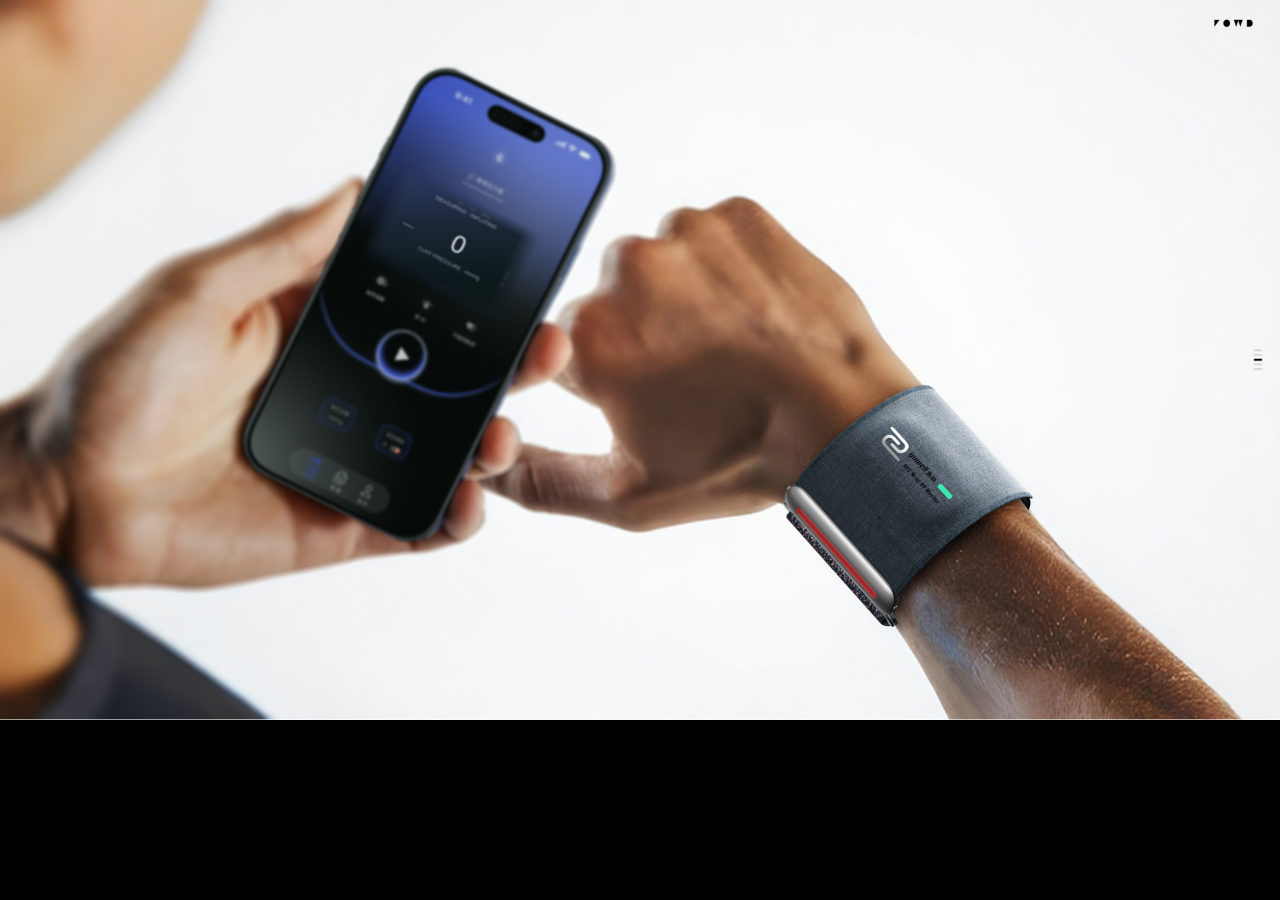
<file: wear/measurement-compositor.html>
<!doctype html><meta charset="utf-8"><style>html,body{margin:0;background:#000}canvas{display:block;width:100vw;height:auto}</style><canvas id="film" width="1920" height="1080"></canvas>
<script>
const canvas=document.getElementById('film'),ctx=canvas.getContext('2d');
const image=new Image();image.src='/wear/in-use.jpg';
const patch=document.createElement('canvas');patch.width=250;patch.height=165;const pc=patch.getContext('2d');
const pressure=[0,28,54,82,109,135,158,151,138,124,108,91,74,56,35,12,0];
function draw(time){
 ctx.drawImage(image,0,0,1920,1080);pc.clearRect(0,0,250,165);
 const g=pc.createLinearGradient(0,0,80,165);g.addColorStop(0,'#303e6c');g.addColorStop(.55,'#1b2634');g.addColorStop(1,'#0d181b');pc.fillStyle=g;pc.fillRect(0,0,250,165);
 const done=time>=10.2;const i=Math.min(16,Math.floor(time/10.2*17));pc.fillStyle='#a0a9b9';pc.textAlign='center';pc.font='9px Arial';pc.fillText(done?'MEASUREMENT COMPLETE':i<7?'MEASURING · INFLATING':'MEASURING · DEFLATING',125,28);pc.fillStyle='#dae1ec';pc.font='40px Arial';
 if(done){pc.fillText('124',139,75);pc.fillText('78',139,125);pc.font='24px Arial';pc.fillText('72',55,94);pc.font='8px Arial';pc.fillStyle='#8a98aa';pc.fillText('SYS',190,71);pc.fillText('DIA',190,121);pc.fillText('PULSE',55,110)}
 else{pc.fillText(String(pressure[i]),137,90);pc.font='9px Arial';pc.fillStyle='#8a98aa';pc.fillText('CUFF PRESSURE · mmHg',137,113);pc.font='19px Arial';pc.fillText('—',52,90)}
 pc.globalCompositeOperation='destination-in';const mx=pc.createLinearGradient(0,0,250,0);mx.addColorStop(0,'transparent');mx.addColorStop(.1,'#000');mx.addColorStop(.87,'#000');mx.addColorStop(1,'transparent');pc.fillStyle=mx;pc.fillRect(0,0,250,165);const my=pc.createLinearGradient(0,0,0,165);my.addColorStop(0,'transparent');my.addColorStop(.12,'#000');my.addColorStop(.83,'#000');my.addColorStop(1,'transparent');pc.fillStyle=my;pc.fillRect(0,0,250,165);pc.globalCompositeOperation='source-over';
 ctx.save();ctx.scale(1920/2048,1080/1152);ctx.translate(646,261);ctx.rotate(27*Math.PI/180);ctx.filter='blur(1.1px)';ctx.drawImage(patch,0,0);ctx.restore();
}
image.onload=()=>{draw(0);window.ready=true};window.draw=draw;
window.record=async()=>{const stream=canvas.captureStream(30),mime=MediaRecorder.isTypeSupported('video/webm;codecs=vp9')?'video/webm;codecs=vp9':'video/webm';const recorder=new MediaRecorder(stream,{mimeType:mime,videoBitsPerSecond:7500000});let chunks=[];recorder.ondataavailable=e=>chunks.push(e.data);const done=new Promise(resolve=>recorder.onstop=resolve);recorder.start();const start=performance.now();await new Promise(resolve=>{const frame=now=>{const t=(now-start)/1000;draw(t);if(t<13)requestAnimationFrame(frame);else resolve()};requestAnimationFrame(frame)});recorder.stop();await done;stream.getTracks().forEach(t=>t.stop());const bytes=new Uint8Array(await new Blob(chunks,{type:mime}).arrayBuffer());let binary='';for(let i=0;i<bytes.length;i+=32768)binary+=String.fromCharCode(...bytes.subarray(i,i+32768));return btoa(binary)};
</script>
</file>
<file: _next/static/chunks/245rcj0qquzaq.css>
@layer properties{@supports (((-webkit-hyphens:none)) and (not (margin-trim:inline))) or ((-moz-orient:inline) and (not (color:rgb(from red r g b)))){*,:before,:after,::backdrop{--tw-translate-x:0;--tw-translate-y:0;--tw-translate-z:0;--tw-rotate-x:initial;--tw-rotate-y:initial;--tw-rotate-z:initial;--tw-skew-x:initial;--tw-skew-y:initial;--tw-border-style:solid;--tw-leading:initial;--tw-tracking:initial;--tw-shadow:0 0 #0000;--tw-shadow-color:initial;--tw-shadow-alpha:100%;--tw-inset-shadow:0 0 #0000;--tw-inset-shadow-color:initial;--tw-inset-shadow-alpha:100%;--tw-ring-color:initial;--tw-ring-shadow:0 0 #0000;--tw-inset-ring-color:initial;--tw-inset-ring-shadow:0 0 #0000;--tw-ring-inset:initial;--tw-ring-offset-width:0px;--tw-ring-offset-color:#fff;--tw-ring-offset-shadow:0 0 #0000;--tw-outline-style:solid;--tw-blur:initial;--tw-brightness:initial;--tw-contrast:initial;--tw-grayscale:initial;--tw-hue-rotate:initial;--tw-invert:initial;--tw-opacity:initial;--tw-saturate:initial;--tw-sepia:initial;--tw-drop-shadow:initial;--tw-drop-shadow-color:initial;--tw-drop-shadow-alpha:100%;--tw-drop-shadow-size:initial;--tw-backdrop-blur:initial;--tw-backdrop-brightness:initial;--tw-backdrop-contrast:initial;--tw-backdrop-grayscale:initial;--tw-backdrop-hue-rotate:initial;--tw-backdrop-invert:initial;--tw-backdrop-opacity:initial;--tw-backdrop-saturate:initial;--tw-backdrop-sepia:initial}}}@layer theme{:root,:host{--font-sans:-apple-system, BlinkMacSystemFont, "Segoe UI", Roboto, "Helvetica Neue", "Noto Sans", Arial, sans-serif, "Apple Color Emoji", "Segoe UI Emoji", "Segoe UI Symbol", "Noto Color Emoji";--font-mono:ui-monospace, SFMono-Regular, Menlo, Monaco, Consolas, "Liberation Mono", "Courier New", monospace;--default-transition-duration:.15s;--default-transition-timing-function:cubic-bezier(.4, 0, .2, 1);--default-font-family:var(--font-sans);--default-mono-font-family:var(--font-mono)}}@layer base{*,:after,:before,::backdrop{box-sizing:border-box;border:0 solid;margin:0;padding:0}::file-selector-button{box-sizing:border-box;border:0 solid;margin:0;padding:0}html,:host{-webkit-text-size-adjust:100%;tab-size:4;line-height:1.5;font-family:var(--default-font-family,-apple-system, BlinkMacSystemFont, "Segoe UI", Roboto, "Helvetica Neue", "Noto Sans", Arial, sans-serif, "Apple Color Emoji", "Segoe UI Emoji", "Segoe UI Symbol", "Noto Color Emoji");font-feature-settings:var(--default-font-feature-settings,normal);font-variation-settings:var(--default-font-variation-settings,normal);-webkit-tap-highlight-color:transparent}hr{height:0;color:inherit;border-top-width:1px}abbr:where([title]){-webkit-text-decoration:underline dotted;text-decoration:underline dotted}h1,h2,h3,h4,h5,h6{font-size:inherit;font-weight:inherit}a{color:inherit;-webkit-text-decoration:inherit;-webkit-text-decoration:inherit;-webkit-text-decoration:inherit;-webkit-text-decoration:inherit;text-decoration:inherit}b,strong{font-weight:bolder}code,kbd,samp,pre{font-family:var(--default-mono-font-family,ui-monospace, SFMono-Regular, Menlo, Monaco, Consolas, "Liberation Mono", "Courier New", monospace);font-feature-settings:var(--default-mono-font-feature-settings,normal);font-variation-settings:var(--default-mono-font-variation-settings,normal);font-size:1em}small{font-size:80%}sub,sup{vertical-align:baseline;font-size:75%;line-height:0;position:relative}sub{bottom:-.25em}sup{top:-.5em}table{text-indent:0;border-color:inherit;border-collapse:collapse}:-moz-focusring:where(:not(iframe)){outline:auto}progress{vertical-align:baseline}summary{display:list-item}ol,ul,menu{list-style:none}img,svg,video,canvas,audio,iframe,embed,object{vertical-align:middle;display:block}img,video{max-width:100%;height:auto}button,input,select,optgroup,textarea{font:inherit;font-feature-settings:inherit;font-variation-settings:inherit;letter-spacing:inherit;color:inherit;opacity:1;background-color:#0000;border-radius:0}::file-selector-button{font:inherit;font-feature-settings:inherit;font-variation-settings:inherit;letter-spacing:inherit;color:inherit;opacity:1;background-color:#0000;border-radius:0}:where(select:is([multiple],[size])) optgroup{font-weight:bolder}:where(select:is([multiple],[size])) optgroup option{padding-inline-start:20px}::file-selector-button{margin-inline-end:4px}::placeholder{opacity:1}@supports (not ((-webkit-appearance:-apple-pay-button))) or (contain-intrinsic-size:1px){::placeholder{color:currentColor}@supports (color:color-mix(in lab, red, red)){::placeholder{color:color-mix(in oklab, currentcolor 50%, transparent)}}}textarea{resize:vertical}::-webkit-search-decoration{-webkit-appearance:none}::-webkit-date-and-time-value{min-height:1lh;text-align:inherit}::-webkit-datetime-edit{display:inline-flex}::-webkit-datetime-edit-fields-wrapper{padding:0}::-webkit-datetime-edit{padding-block:0}::-webkit-datetime-edit-year-field{padding-block:0}::-webkit-datetime-edit-month-field{padding-block:0}::-webkit-datetime-edit-day-field{padding-block:0}::-webkit-datetime-edit-hour-field{padding-block:0}::-webkit-datetime-edit-minute-field{padding-block:0}::-webkit-datetime-edit-second-field{padding-block:0}::-webkit-datetime-edit-millisecond-field{padding-block:0}::-webkit-datetime-edit-meridiem-field{padding-block:0}::-webkit-calendar-picker-indicator{line-height:1}:-moz-ui-invalid{box-shadow:none}button,input:where([type=button],[type=reset],[type=submit]){appearance:button}::file-selector-button{appearance:button}::-webkit-inner-spin-button{height:auto}::-webkit-outer-spin-button{height:auto}[hidden]:where(:not([hidden=until-found])){display:none!important}}@layer components;@layer utilities{.pointer-events-none{pointer-events:none}.visible{visibility:visible}.sr-only{clip-path:inset(50%);white-space:nowrap;border-width:0;width:1px;height:1px;margin:-1px;padding:0;position:absolute;overflow:hidden}.absolute{position:absolute}.fixed{position:fixed}.relative{position:relative}.static{position:static}.sticky{position:sticky}.inset-0{inset:0}.top-1\/2{top:50%}.right-\[12vw\]{right:12vw}.left-1\/2{left:50%}.z-10{z-index:10}.container{width:100%}@media (min-width:40rem){.container{max-width:40rem}}@media (min-width:48rem){.container{max-width:48rem}}@media (min-width:64rem){.container{max-width:64rem}}@media (min-width:80rem){.container{max-width:80rem}}@media (min-width:96rem){.container{max-width:96rem}}.block{display:block}.contents{display:contents}.flex{display:flex}.grid{display:grid}.hidden{display:none}.h-0{height:0}.min-h-full{min-height:100%}.w-0{width:0}.shrink{flex-shrink:1}.grow{flex-grow:1}.-translate-x-1\/2{--tw-translate-x:calc(calc(1 / 2 * 100%) * -1);translate:var(--tw-translate-x) var(--tw-translate-y)}.-translate-y-1\/2{--tw-translate-y:calc(calc(1 / 2 * 100%) * -1);translate:var(--tw-translate-x) var(--tw-translate-y)}.transform{transform:var(--tw-rotate-x,) var(--tw-rotate-y,) var(--tw-rotate-z,) var(--tw-skew-x,) var(--tw-skew-y,)}.touch-none{touch-action:none}.resize{resize:both}.flex-col{flex-direction:column}.items-baseline{align-items:baseline}.items-center{align-items:center}.items-start{align-items:flex-start}.rounded{border-radius:.25rem}.border{border-style:var(--tw-border-style);border-width:1px}.text-right{text-align:right}.leading-\[1\.4\]{--tw-leading:1.4;line-height:1.4}.tracking-\[-0\.01em\]{--tw-tracking:-.01em;letter-spacing:-.01em}.tracking-\[0\.01em\]{--tw-tracking:.01em;letter-spacing:.01em}.whitespace-nowrap{white-space:nowrap}.text-\[\#0a0a0a\]{color:#0a0a0a}.antialiased{-webkit-font-smoothing:antialiased;-moz-osx-font-smoothing:grayscale}.opacity-0{opacity:0}.shadow{--tw-shadow:0 1px 3px 0 var(--tw-shadow-color,#0000001a), 0 1px 2px -1px var(--tw-shadow-color,#0000001a);box-shadow:var(--tw-inset-shadow), var(--tw-inset-ring-shadow), var(--tw-ring-offset-shadow), var(--tw-ring-shadow), var(--tw-shadow)}.ring{--tw-ring-shadow:var(--tw-ring-inset,) 0 0 0 calc(1px + var(--tw-ring-offset-width)) var(--tw-ring-color,currentcolor);box-shadow:var(--tw-inset-shadow), var(--tw-inset-ring-shadow), var(--tw-ring-offset-shadow), var(--tw-ring-shadow), var(--tw-shadow)}.outline{outline-style:var(--tw-outline-style);outline-width:1px}.blur{--tw-blur:blur(8px);filter:var(--tw-blur,) var(--tw-brightness,) var(--tw-contrast,) var(--tw-grayscale,) var(--tw-hue-rotate,) var(--tw-invert,) var(--tw-saturate,) var(--tw-sepia,) var(--tw-drop-shadow,)}.invert{--tw-invert:invert(100%);filter:var(--tw-blur,) var(--tw-brightness,) var(--tw-contrast,) var(--tw-grayscale,) var(--tw-hue-rotate,) var(--tw-invert,) var(--tw-saturate,) var(--tw-sepia,) var(--tw-drop-shadow,)}.filter{filter:var(--tw-blur,) var(--tw-brightness,) var(--tw-contrast,) var(--tw-grayscale,) var(--tw-hue-rotate,) var(--tw-invert,) var(--tw-saturate,) var(--tw-sepia,) var(--tw-drop-shadow,)}.backdrop-filter{-webkit-backdrop-filter:var(--tw-backdrop-blur,) var(--tw-backdrop-brightness,) var(--tw-backdrop-contrast,) var(--tw-backdrop-grayscale,) var(--tw-backdrop-hue-rotate,) var(--tw-backdrop-invert,) var(--tw-backdrop-opacity,) var(--tw-backdrop-saturate,) var(--tw-backdrop-sepia,);backdrop-filter:var(--tw-backdrop-blur,) var(--tw-backdrop-brightness,) var(--tw-backdrop-contrast,) var(--tw-backdrop-grayscale,) var(--tw-backdrop-hue-rotate,) var(--tw-backdrop-invert,) var(--tw-backdrop-opacity,) var(--tw-backdrop-saturate,) var(--tw-backdrop-sepia,)}.transition{transition-property:color,background-color,border-color,outline-color,text-decoration-color,fill,stroke,--tw-gradient-from,--tw-gradient-via,--tw-gradient-to,opacity,box-shadow,transform,translate,scale,rotate,filter,-webkit-backdrop-filter,backdrop-filter,display,content-visibility,overlay,pointer-events;transition-timing-function:var(--tw-ease,var(--default-transition-timing-function));transition-duration:var(--tw-duration,var(--default-transition-duration))}@media not all and (min-width:40rem){.max-sm\:hidden{display:none}}}@font-face{font-family:Satoshi;src:url(/Satoshi-Regular.otf)format("opentype");font-weight:400;font-style:normal;font-display:swap}@font-face{font-family:Satoshi;src:url(/Satoshi-Medium.otf)format("opentype");font-weight:500;font-style:normal;font-display:swap}@font-face{font-family:Geist;src:url(/Geist-Regular.ttf)format("truetype");font-weight:400;font-style:normal;font-display:swap}@font-face{font-family:PP Neue Montreal;src:url(/ppneuemontreal-book.otf)format("opentype");font-weight:400;font-style:normal;font-display:swap}html,body{overscroll-behavior:none;background:#fafafa;height:100%;margin:0;overflow:hidden}canvas{display:block}body{font-family:-apple-system,BlinkMacSystemFont,PingFang SC,Hiragino Sans GB,Microsoft YaHei,Arial,sans-serif}@property --tw-translate-x{syntax:"*";inherits:false;initial-value:0}@property --tw-translate-y{syntax:"*";inherits:false;initial-value:0}@property --tw-translate-z{syntax:"*";inherits:false;initial-value:0}@property --tw-rotate-x{syntax:"*";inherits:false}@property --tw-rotate-y{syntax:"*";inherits:false}@property --tw-rotate-z{syntax:"*";inherits:false}@property --tw-skew-x{syntax:"*";inherits:false}@property --tw-skew-y{syntax:"*";inherits:false}@property --tw-border-style{syntax:"*";inherits:false;initial-value:solid}@property --tw-leading{syntax:"*";inherits:false}@property --tw-tracking{syntax:"*";inherits:false}@property --tw-shadow{syntax:"*";inherits:false;initial-value:0 0 #0000}@property --tw-shadow-color{syntax:"*";inherits:false}@property --tw-shadow-alpha{syntax:"<percentage>";inherits:false;initial-value:100%}@property --tw-inset-shadow{syntax:"*";inherits:false;initial-value:0 0 #0000}@property --tw-inset-shadow-color{syntax:"*";inherits:false}@property --tw-inset-shadow-alpha{syntax:"<percentage>";inherits:false;initial-value:100%}@property --tw-ring-color{syntax:"*";inherits:false}@property --tw-ring-shadow{syntax:"*";inherits:false;initial-value:0 0 #0000}@property --tw-inset-ring-color{syntax:"*";inherits:false}@property --tw-inset-ring-shadow{syntax:"*";inherits:false;initial-value:0 0 #0000}@property --tw-ring-inset{syntax:"*";inherits:false}@property --tw-ring-offset-width{syntax:"<length>";inherits:false;initial-value:0}@property --tw-ring-offset-color{syntax:"*";inherits:false;initial-value:#fff}@property --tw-ring-offset-shadow{syntax:"*";inherits:false;initial-value:0 0 #0000}@property --tw-outline-style{syntax:"*";inherits:false;initial-value:solid}@property --tw-blur{syntax:"*";inherits:false}@property --tw-brightness{syntax:"*";inherits:false}@property --tw-contrast{syntax:"*";inherits:false}@property --tw-grayscale{syntax:"*";inherits:false}@property --tw-hue-rotate{syntax:"*";inherits:false}@property --tw-invert{syntax:"*";inherits:false}@property --tw-opacity{syntax:"*";inherits:false}@property --tw-saturate{syntax:"*";inherits:false}@property --tw-sepia{syntax:"*";inherits:false}@property --tw-drop-shadow{syntax:"*";inherits:false}@property --tw-drop-shadow-color{syntax:"*";inherits:false}@property --tw-drop-shadow-alpha{syntax:"<percentage>";inherits:false;initial-value:100%}@property --tw-drop-shadow-size{syntax:"*";inherits:false}@property --tw-backdrop-blur{syntax:"*";inherits:false}@property --tw-backdrop-brightness{syntax:"*";inherits:false}@property --tw-backdrop-contrast{syntax:"*";inherits:false}@property --tw-backdrop-grayscale{syntax:"*";inherits:false}@property --tw-backdrop-hue-rotate{syntax:"*";inherits:false}@property --tw-backdrop-invert{syntax:"*";inherits:false}@property --tw-backdrop-opacity{syntax:"*";inherits:false}@property --tw-backdrop-saturate{syntax:"*";inherits:false}@property --tw-backdrop-sepia{syntax:"*";inherits:false}
</file>
<file: _next/static/chunks/1z2kpr0rr4an1.css>
.editor-module__E2JVeq__editor{color:#20232b;background:#eceef2;grid-template-rows:68px 1fr;grid-template-columns:310px 1fr;height:100dvh;font-family:Arial,sans-serif;display:grid;overflow:hidden}.editor-module__E2JVeq__editor header{background:#fff;border-bottom:1px solid #ddd;grid-column:1/-1;justify-content:space-between;align-items:center;gap:20px;padding:0 24px;display:flex}.editor-module__E2JVeq__editor header strong{white-space:nowrap;font-size:15px}.editor-module__E2JVeq__editor header strong span{color:#8b8e98;margin-left:12px;font-size:12px;font-weight:400}.editor-module__E2JVeq__editor header>div{align-items:center;gap:10px;display:flex}.editor-module__E2JVeq__editor button,.editor-module__E2JVeq__editor a{font:inherit;cursor:pointer;color:#323746;background:#fff;border:1px solid #dadde4;border-radius:9px;padding:10px 12px;font-size:12px;text-decoration:none}.editor-module__E2JVeq__editor button:disabled{opacity:.4;cursor:default}.editor-module__E2JVeq__editor header button:first-child{color:#fff;background:#263e72;border-color:#263e72}.editor-module__E2JVeq__editor aside{background:#fafbfc;border-right:1px solid #dce0e7;padding:24px 20px;overflow:auto}.editor-module__E2JVeq__editor label{color:#646b7a;margin-bottom:20px;font-size:12px;display:block}.editor-module__E2JVeq__editor select{color:#222;background:#fff;border:1px solid #d9dde5;border-radius:8px;width:100%;margin-top:10px;padding:11px;display:block}.editor-module__E2JVeq__cover{width:100%;margin-bottom:20px}.editor-module__E2JVeq__editor h2{margin:12px 0 15px;font-size:19px}.editor-module__E2JVeq__editor p{color:#737b8c;font-size:12px;line-height:1.9}.editor-module__E2JVeq__editor textarea{color:#222;width:100%;min-height:160px;font:inherit;resize:vertical;box-sizing:border-box;background:#fff;border:1px solid #cbd2df;border-radius:10px;padding:13px;font-size:14px;line-height:1.7}.editor-module__E2JVeq__thumbnail{object-fit:contain;background:#e8ebf2;border-radius:10px;width:100%;height:150px;margin:12px 0}.editor-module__E2JVeq__upload{text-align:center;cursor:pointer;border:1px dashed #aab6cc;border-radius:9px;padding:12px;color:#263e72!important}.editor-module__E2JVeq__upload input{max-width:100%;margin-top:10px;font-size:10px;display:block}.editor-module__E2JVeq__editor input[type=range]{accent-color:#365b9e;width:100%;margin-top:12px;display:block}.editor-module__E2JVeq__editor label>span{float:right}.editor-module__E2JVeq__editor footer{color:#54647e;border-top:1px solid #ddd;margin-top:30px;padding-top:18px;font-size:12px;line-height:1.8}.editor-module__E2JVeq__preview{min-width:0;min-height:0;padding:20px}.editor-module__E2JVeq__preview iframe{background:#fff;border:0;border-radius:12px;width:100%;height:100%;box-shadow:0 3px 22px #202b4510}@media (max-width:800px){.editor-module__E2JVeq__editor{grid-template-columns:250px 1fr}.editor-module__E2JVeq__editor header{padding:0 12px}.editor-module__E2JVeq__editor header strong span{display:none}.editor-module__E2JVeq__editor header>div{gap:4px}.editor-module__E2JVeq__editor button,.editor-module__E2JVeq__editor a{padding:8px;font-size:10px}.editor-module__E2JVeq__preview{padding:8px}}
</file>
<file: _next/static/chunks/20a8nnl0mageq.css>
.product-module__FTs1fa__page{color:#1d1d1f;scroll-behavior:smooth;scrollbar-width:thin;--muted:#85858b;--nav:64px;background:#fff;height:100dvh;font-family:Satoshi,-apple-system,BlinkMacSystemFont,Segoe UI,Microsoft YaHei,sans-serif;overflow:hidden auto}.product-module__FTs1fa__page *{box-sizing:border-box}.product-module__FTs1fa__page a{color:inherit;text-decoration:none}.product-module__FTs1fa__page button{font:inherit}.product-module__FTs1fa__nav{height:var(--nav);z-index:20;color:#f5f5f7;-webkit-backdrop-filter:blur(20px);backdrop-filter:blur(20px);background:#111111df;border-bottom:1px solid #ffffff13;align-items:center;gap:30px;padding:0 5%;display:flex;position:sticky;top:0}.product-module__FTs1fa__back{align-items:center;gap:12px;font-size:16px;display:flex}.product-module__FTs1fa__back span{letter-spacing:1.3px;color:#aaa;font-size:9px}.product-module__FTs1fa__productName{font-size:17px;font-weight:600}.product-module__FTs1fa__navLinks{color:#999;gap:25px;margin-left:auto;font-size:11px;display:flex}.product-module__FTs1fa__navLinks a[aria-current]{color:#fff}.product-module__FTs1fa__page a:focus-visible,.product-module__FTs1fa__page button:focus-visible,.product-module__FTs1fa__phoneStage:focus-visible{outline-offset:5px;outline:2px solid #708bea}.product-module__FTs1fa__hero{--hero-progress:0;height:190svh;scroll-margin-top:var(--nav);background:#000;position:relative}.product-module__FTs1fa__heroSticky{height:calc(100svh - var(--nav));color:#f5f5f7;background:#000;min-height:600px;position:sticky;top:0;overflow:hidden}.product-module__FTs1fa__heroTitle{text-align:center;z-index:4;opacity:calc(1 - var(--hero-progress)*2.8);transform:translateY(calc(var(--hero-progress)*-45px));pointer-events:none;position:absolute;top:6%;left:0;right:0}.product-module__FTs1fa__heroTitle p{color:#b5b5ba;margin:0 0 12px;font-size:14px}.product-module__FTs1fa__heroTitle h1{letter-spacing:-.045em;margin:0;font-size:clamp(38px,4.3vw,76px);font-weight:600;line-height:1.12}.product-module__FTs1fa__heroTitle>span{letter-spacing:2.6px;color:#777;margin-top:15px;font-size:9px;display:block}.product-module__FTs1fa__mobileBreak{display:none}.product-module__FTs1fa__heroFull{opacity:clamp(0,calc(1 - var(--hero-progress)*2),1);transform:scale(calc(1 + var(--hero-progress)*.15));will-change:transform,opacity;position:absolute;inset:24% 7% 8%}.product-module__FTs1fa__heroClose{width:51%;opacity:clamp(0,calc((var(--hero-progress) - .3)*2.7),1);transform:translateY(calc((1 - var(--hero-progress))*50px)) scale(calc(.96 + var(--hero-progress)*.04));will-change:transform,opacity;position:absolute;top:6%;bottom:6%;right:9%}.product-module__FTs1fa__heroDetail{opacity:clamp(0,calc((var(--hero-progress) - .45)*3.3),1);position:absolute;top:43%;left:10%}.product-module__FTs1fa__heroDetail>span{letter-spacing:-.04em;font-size:clamp(30px,4vw,62px);font-weight:600}.product-module__FTs1fa__heroDetail p{color:#93939a;margin-top:25px;font-size:19px;line-height:1.7}.product-module__FTs1fa__scrollCue{text-align:center;color:#727278;letter-spacing:1px;opacity:calc(1 - var(--hero-progress)*4);font-size:10px;position:absolute;bottom:25px;left:0;right:0}.product-module__FTs1fa__scrollCue span{margin-top:6px;font-size:17px;display:block}.product-module__FTs1fa__eyebrow{letter-spacing:.15em;color:#8a8a90;font-size:10px;font-weight:600;display:block}.product-module__FTs1fa__introduction{text-align:center;background:#f5f5f7;padding:140px 20px 125px}.product-module__FTs1fa__introduction h2{letter-spacing:-.05em;margin:28px 0 32px;font-size:clamp(42px,5.8vw,88px);font-weight:600;line-height:1.12}.product-module__FTs1fa__introduction p{color:#77777d;margin:0;font-size:20px;line-height:1.85}.product-module__FTs1fa__life{background:#fff;height:clamp(650px,70vw,980px);position:relative;overflow:hidden}.product-module__FTs1fa__lifePhoto{position:absolute;inset:0}.product-module__FTs1fa__lifePhoto img{object-position:66% center}.product-module__FTs1fa__lifeCopy{z-index:2;position:absolute;top:12%;left:8%}.product-module__FTs1fa__lifeCopy h2{letter-spacing:-.045em;margin:25px 0;font-size:clamp(36px,4.2vw,65px);font-weight:600;line-height:1.17}.product-module__FTs1fa__lifeCopy p{color:#727278;font-size:17px;line-height:1.8}.product-module__FTs1fa__highlights{scroll-margin-top:var(--nav);background:#f5f5f7;padding:120px 7%}.product-module__FTs1fa__sectionHeading{margin-bottom:65px}.product-module__FTs1fa__sectionHeading h2{letter-spacing:-.05em;margin:25px 0;font-size:clamp(38px,4.6vw,70px);font-weight:600;line-height:1.15}.product-module__FTs1fa__highlightGrid{grid-template-columns:1fr 1fr;gap:25px;display:grid}.product-module__FTs1fa__materialCard,.product-module__FTs1fa__lockCard{color:#f5f5f7;background:#000;border-radius:28px;min-height:780px;position:relative;overflow:hidden}.product-module__FTs1fa__lockCard{background:#202020}.product-module__FTs1fa__cardText{z-index:2;padding:40px 40px 0;position:relative}.product-module__FTs1fa__cardText>span{color:#aaa;font-size:11px}.product-module__FTs1fa__cardText h3{letter-spacing:-.035em;margin:20px 0;font-size:clamp(30px,3vw,46px);font-weight:600;line-height:1.17}.product-module__FTs1fa__materialPhoto,.product-module__FTs1fa__frontPhoto{height:470px;position:relative}.product-module__FTs1fa__materialPhoto img{object-position:50% 48%}.product-module__FTs1fa__frontPhoto img{object-position:center}.product-module__FTs1fa__materialCard>p,.product-module__FTs1fa__lockCard>p{color:#94949c;margin:0;padding:0 40px 40px;font-size:15px;line-height:1.8;position:relative}.product-module__FTs1fa__flatSection{background:#fff;padding:130px 5% 85px}.product-module__FTs1fa__flatCopy{text-align:center}.product-module__FTs1fa__flatCopy h2,.product-module__FTs1fa__magneticHeading h2,.product-module__FTs1fa__appHeading h2,.product-module__FTs1fa__packageHeading h2{letter-spacing:-.05em;margin:25px 0;font-size:clamp(40px,5vw,78px);font-weight:600;line-height:1.15}.product-module__FTs1fa__flatCopy p,.product-module__FTs1fa__magneticHeading p,.product-module__FTs1fa__packageHeading p{color:#86868b;font-size:19px;line-height:1.8}.product-module__FTs1fa__flatPhoto{height:clamp(330px,50vw,760px);margin-top:30px;position:relative}.product-module__FTs1fa__materialLegend{color:#999;letter-spacing:.02em;justify-content:center;gap:35px;font-size:11px;display:flex}.product-module__FTs1fa__materialLegend span{align-items:center;gap:10px;display:flex}.product-module__FTs1fa__materialLegend i{border-radius:50%;width:11px;height:11px}.product-module__FTs1fa__magnetic{background:#fff;padding:90px 0 0}.product-module__FTs1fa__magneticHeading{margin:0 9% 60px}.product-module__FTs1fa__magneticPhoto{aspect-ratio:16/9;position:relative}.product-module__FTs1fa__magneticPhoto img{object-position:center}.product-module__FTs1fa__appSection{color:#f5f5f7;scroll-margin-top:var(--nav);background:#08080b;padding:130px 8% 100px}.product-module__FTs1fa__appHeading{text-align:center;margin-bottom:70px}.product-module__FTs1fa__appStage{grid-template-columns:1fr 1fr;align-items:center;gap:10%;max-width:1120px;margin:auto;display:grid}.product-module__FTs1fa__appCopy h3{letter-spacing:-.04em;margin:30px 0;font-size:clamp(30px,3.3vw,49px);font-weight:600;line-height:1.2}.product-module__FTs1fa__appCopy>p{color:#898994;max-width:360px;font-size:17px;line-height:1.9}.product-module__FTs1fa__tabs{flex-wrap:wrap;gap:6px;margin-top:40px;display:flex}.product-module__FTs1fa__tabs button{color:#999;cursor:pointer;background:#222227;border:0;border-radius:30px;padding:12px 17px;font-size:11px;transition:background .18s,color .18s}.product-module__FTs1fa__phoneStage{isolation:isolate;width:100%;height:640px;position:relative}.product-module__FTs1fa__phoneStage:before{content:"";z-index:-1;background:radial-gradient(#2b32732e,#0000 68%);position:absolute;inset:20% -10% 0}.product-module__FTs1fa__phone{opacity:0;pointer-events:none;justify-content:center;align-items:center;transition:opacity .45s cubic-bezier(.22,1,.36,1),transform .45s cubic-bezier(.22,1,.36,1);display:flex;position:absolute;inset:0;transform:translateY(15px)scale(.97)}.product-module__FTs1fa__phoneActive{opacity:1;transform:translateY(0)scale(1)}.product-module__FTs1fa__phone img{object-fit:contain;width:auto;max-width:100%;height:100%}.product-module__FTs1fa__useSection{background:#f7f7f7}.product-module__FTs1fa__usePhoto{aspect-ratio:16/9;position:relative}.product-module__FTs1fa__useCopy{text-align:center;padding:80px 20px 110px}.product-module__FTs1fa__useCopy h2{letter-spacing:-.04em;margin:25px 0 0;font-size:clamp(37px,4.4vw,68px);font-weight:600;line-height:1.2}.product-module__FTs1fa__packaging{scroll-margin-top:var(--nav);background:#fff;padding:125px 5% 45px}.product-module__FTs1fa__packageHeading{text-align:center}.product-module__FTs1fa__packagePhoto{height:clamp(390px,60vw,850px);position:relative}.product-module__FTs1fa__footer{background:#f5f5f7;grid-template-columns:1fr auto;align-items:center;gap:40px;padding:65px 8% 30px;display:grid}.product-module__FTs1fa__footer span{letter-spacing:.1em;color:#777;font-size:9px}.product-module__FTs1fa__footer h2{letter-spacing:-.04em;margin:20px 0 12px;font-size:30px}.product-module__FTs1fa__footer p{color:#999;font-size:11px}.product-module__FTs1fa__footer>a{border:1px solid #d2d2d7;border-radius:30px;padding:16px 25px;font-size:13px;transition:background .2s}.product-module__FTs1fa__footer>a:hover{background:#e8e8ed}.product-module__FTs1fa__footer small{color:#999;border-top:1px solid #ddd;grid-column:1/-1;padding-top:25px;font-size:9px}@media (min-width:1800px){.product-module__FTs1fa__heroFull{left:16%;right:16%}.product-module__FTs1fa__lifePhoto img{object-position:center}}@media (max-width:1000px){.product-module__FTs1fa__materialCard,.product-module__FTs1fa__lockCard{min-height:650px}.product-module__FTs1fa__cardText{padding:30px 25px 0}.product-module__FTs1fa__materialPhoto,.product-module__FTs1fa__frontPhoto{height:380px}.product-module__FTs1fa__materialCard>p,.product-module__FTs1fa__lockCard>p{padding:0 25px 30px}.product-module__FTs1fa__phoneStage{height:530px}.product-module__FTs1fa__lifeCopy{top:9%;left:6%}}@media (max-width:760px){.product-module__FTs1fa__page{--nav:58px}.product-module__FTs1fa__nav{gap:14px;padding:0 5%}.product-module__FTs1fa__back span{display:none}.product-module__FTs1fa__productName{font-size:13px}.product-module__FTs1fa__navLinks{gap:12px;font-size:9px}.product-module__FTs1fa__navLinks a:last-child{display:none}.product-module__FTs1fa__hero{height:160svh}.product-module__FTs1fa__heroSticky{min-height:530px}.product-module__FTs1fa__heroTitle{top:8%}.product-module__FTs1fa__heroTitle p{font-size:11px}.product-module__FTs1fa__heroTitle h1{font-size:42px}.product-module__FTs1fa__mobileBreak{display:block}.product-module__FTs1fa__heroTitle>span{letter-spacing:1.8px;font-size:8px}.product-module__FTs1fa__heroFull{inset:33% -6% 13%}.product-module__FTs1fa__heroClose{width:auto;inset:30% 3% 3%}.product-module__FTs1fa__heroDetail{top:9%;left:8%;right:8%}.product-module__FTs1fa__heroDetail>span{font-size:34px}.product-module__FTs1fa__heroDetail p{margin-top:12px;font-size:14px}.product-module__FTs1fa__introduction{padding:85px 7%}.product-module__FTs1fa__introduction h2{font-size:44px}.product-module__FTs1fa__introduction p{font-size:15px}.product-module__FTs1fa__life{height:760px}.product-module__FTs1fa__lifePhoto{inset:230px -100px 0}.product-module__FTs1fa__lifePhoto img{object-position:62% center}.product-module__FTs1fa__lifeCopy{top:55px;left:8%}.product-module__FTs1fa__lifeCopy h2{margin:20px 0;font-size:36px}.product-module__FTs1fa__lifeCopy p{font-size:14px}.product-module__FTs1fa__highlights{padding:80px 5%}.product-module__FTs1fa__sectionHeading{margin:0 3% 40px}.product-module__FTs1fa__sectionHeading h2{font-size:37px}.product-module__FTs1fa__highlightGrid{grid-template-columns:1fr;gap:20px}.product-module__FTs1fa__materialCard,.product-module__FTs1fa__lockCard{min-height:640px}.product-module__FTs1fa__cardText{padding:32px 30px 0}.product-module__FTs1fa__cardText h3{font-size:34px}.product-module__FTs1fa__materialPhoto,.product-module__FTs1fa__frontPhoto{height:380px}.product-module__FTs1fa__materialCard>p,.product-module__FTs1fa__lockCard>p{padding:0 30px 32px;font-size:14px}.product-module__FTs1fa__flatSection{padding:90px 5% 60px}.product-module__FTs1fa__flatCopy h2,.product-module__FTs1fa__magneticHeading h2,.product-module__FTs1fa__appHeading h2,.product-module__FTs1fa__packageHeading h2{font-size:39px}.product-module__FTs1fa__flatCopy p,.product-module__FTs1fa__magneticHeading p,.product-module__FTs1fa__packageHeading p{font-size:15px}.product-module__FTs1fa__flatPhoto{width:calc(100% + 40px);height:270px;left:-20px}.product-module__FTs1fa__materialLegend{gap:16px;font-size:9px}.product-module__FTs1fa__materialLegend span{gap:6px}.product-module__FTs1fa__magnetic{padding-top:60px}.product-module__FTs1fa__magneticHeading{margin:0 8% 40px}.product-module__FTs1fa__magneticPhoto{aspect-ratio:4/3}.product-module__FTs1fa__appSection{padding:85px 8% 70px}.product-module__FTs1fa__appHeading{margin-bottom:55px}.product-module__FTs1fa__appStage{grid-template-columns:1fr;gap:40px}.product-module__FTs1fa__appCopy h3{font-size:31px}.product-module__FTs1fa__appCopy>p{font-size:15px}.product-module__FTs1fa__tabs{margin-top:28px}.product-module__FTs1fa__tabs button{padding:11px 15px;font-size:10px}.product-module__FTs1fa__phoneStage{height:510px}.product-module__FTs1fa__usePhoto{aspect-ratio:4/3}.product-module__FTs1fa__usePhoto img{object-position:55% center}.product-module__FTs1fa__useCopy{padding:60px 7% 75px}.product-module__FTs1fa__useCopy h2{font-size:35px}.product-module__FTs1fa__packaging{padding:85px 5% 25px}.product-module__FTs1fa__packagePhoto{width:calc(100% + 30px);height:370px;left:-15px}.product-module__FTs1fa__footer{grid-template-columns:1fr;gap:25px;padding:55px 8% 25px}.product-module__FTs1fa__footer h2{font-size:27px}.product-module__FTs1fa__footer>a{justify-self:start}.product-module__FTs1fa__footer small{font-size:8px}}@media (prefers-reduced-motion:reduce){.product-module__FTs1fa__page{scroll-behavior:auto}.product-module__FTs1fa__page [data-reveal]{opacity:1;transition:none;transform:none}.product-module__FTs1fa__phone{transition:opacity .15s;transform:none}.product-module__FTs1fa__hero{height:100svh}.product-module__FTs1fa__heroClose,.product-module__FTs1fa__heroDetail{display:none}.product-module__FTs1fa__heroTitle,.product-module__FTs1fa__heroFull,.product-module__FTs1fa__scrollCue{opacity:1;transform:none}}.product-module__FTs1fa__flatSection,.product-module__FTs1fa__packaging,.product-module__FTs1fa__appSection{overflow:hidden}.product-module__FTs1fa__page{background:#f5f5f7}.product-module__FTs1fa__introduction{color:#f5f5f7;background:#000;padding-top:90px;padding-bottom:145px;position:relative}.product-module__FTs1fa__introduction p{color:#96969d}.product-module__FTs1fa__life{background:#fff}.product-module__FTs1fa__life:before{content:"";z-index:1;pointer-events:none;background:linear-gradient(#000,#0000);height:130px;position:absolute;top:0;left:0;right:0}.product-module__FTs1fa__lifeCopy{top:20%}.product-module__FTs1fa__flatSection,.product-module__FTs1fa__magnetic,.product-module__FTs1fa__packaging{background:#fff}.product-module__FTs1fa__appSection{color:#1d1d1f;background:#f5f5f7}.product-module__FTs1fa__appCopy>p{color:#75757e}.product-module__FTs1fa__phoneStage:before{background:radial-gradient(#c4c9e738,#0000 65%)}.product-module__FTs1fa__tabs button{color:#777;background:#e3e3e8}.product-module__FTs1fa__tabs button[aria-selected=true]{color:#fff;background:#242428}.product-module__FTs1fa__tabs button:hover{color:#111}.product-module__FTs1fa__tabs button[aria-selected=true]:hover{color:#fff}.product-module__FTs1fa__page [data-reveal]{opacity:0;transition:opacity 1.1s cubic-bezier(.22,1,.36,1),transform 1.1s cubic-bezier(.22,1,.36,1);transform:translateY(18px)}.product-module__FTs1fa__page .product-module__FTs1fa__visible{opacity:1;transform:translate(0,0)}.product-module__FTs1fa__heroFull,.product-module__FTs1fa__heroClose{--media-progress:.5;transition:opacity .1s linear}.product-module__FTs1fa__heroFull[data-reveal],.product-module__FTs1fa__heroClose[data-reveal]{opacity:1;transition:none;transform:none}.product-module__FTs1fa__heroFull.product-module__FTs1fa__visible{opacity:clamp(0,calc(1 - var(--hero-progress)*1.65),1);transform:scale(calc(1 + var(--hero-progress)*.1))}.product-module__FTs1fa__heroClose.product-module__FTs1fa__visible{opacity:clamp(0,calc((var(--hero-progress) - .2)*2),1);transform:translateY(calc((1 - var(--hero-progress))*30px))}.product-module__FTs1fa__lifePhoto img,.product-module__FTs1fa__magneticPhoto img,.product-module__FTs1fa__usePhoto img{transform:scale(calc(1.025 + (1 - var(--media-progress,.5))*.035));will-change:transform}.product-module__FTs1fa__colourStudio{background:#f5f5f7;grid-template-columns:1fr 1fr;align-items:center;gap:7%;padding:100px 9%;display:grid}.product-module__FTs1fa__colourCopy h2{letter-spacing:-.045em;margin:25px 0;font-size:clamp(38px,4.5vw,70px);font-weight:600;line-height:1.15}.product-module__FTs1fa__colourCopy p{color:#85858b;font-size:17px;line-height:1.9}.product-module__FTs1fa__colourNote{color:#aaa;margin-top:24px;font-size:10px;display:block}.product-module__FTs1fa__colourPreview{text-align:center;background:#202020;border-radius:30px;padding:20px 25px 30px;overflow:hidden}.product-module__FTs1fa__colourPreview canvas{object-fit:contain;width:100%;height:auto;max-height:530px;display:block}.product-module__FTs1fa__colourPicker{justify-content:center;gap:17px;margin-top:16px;display:flex}.product-module__FTs1fa__colourPicker button{cursor:pointer;background:0 0;border:1px solid #0000;border-radius:50%;padding:4px}.product-module__FTs1fa__colourPicker button[aria-pressed=true]{border-color:#eee}.product-module__FTs1fa__colourPicker i{border:1px solid #ffffff30;border-radius:50%;width:23px;height:23px;display:block}.product-module__FTs1fa__colourPreview>p{color:#eee;margin:16px 0 0;font-size:12px}.product-module__FTs1fa__colourPreview small{color:#777;letter-spacing:1.3px;margin-top:7px;font-size:8px;display:block}.product-module__FTs1fa__measurementDemo{background:#f5f5f7;grid-template-columns:1fr 1fr;align-items:center;gap:10%;padding:80px 10%;display:grid}.product-module__FTs1fa__measurementDemo h3{margin:25px 0;font-size:31px;font-weight:600;line-height:1.2}.product-module__FTs1fa__measurementDemo p{color:#8a8a90;font-size:14px;line-height:1.9}.product-module__FTs1fa__measurementDemo button{color:#fff;cursor:pointer;background:#252529;border:0;border-radius:30px;margin-top:20px;padding:14px 25px;font-size:12px}.product-module__FTs1fa__measurementDemo button:disabled{opacity:.55;cursor:default}.product-module__FTs1fa__measurementDemo button span{margin-left:18px}.product-module__FTs1fa__readout{text-align:center;color:#818188;background:#fff;border-radius:24px;flex-direction:column;justify-content:center;align-items:center;gap:10px;min-height:240px;padding:40px;display:flex}.product-module__FTs1fa__readout strong{letter-spacing:-.045em;color:#1d1d1f;font-size:65px;font-weight:400;line-height:1.3}.product-module__FTs1fa__readout strong span{color:#ddd}.product-module__FTs1fa__readout small{color:#999;font-size:10px;display:block}.product-module__FTs1fa__readout>span{font-size:11px}.product-module__FTs1fa__readout>div+div strong{font-size:28px}.product-module__FTs1fa__progress{background:#eee;border-radius:3px;width:70%;height:3px;margin:15px auto 0;overflow:hidden}.product-module__FTs1fa__progress i{background:#8999ca;height:100%;transition:width .7s linear;display:block}@media (max-width:760px){.product-module__FTs1fa__introduction{padding-bottom:100px}.product-module__FTs1fa__lifeCopy{top:110px}.product-module__FTs1fa__life{height:810px}.product-module__FTs1fa__lifePhoto{top:315px}.product-module__FTs1fa__life:before{height:95px}.product-module__FTs1fa__colourStudio{grid-template-columns:1fr;gap:35px;padding:80px 7%}.product-module__FTs1fa__colourCopy h2{font-size:38px}.product-module__FTs1fa__colourCopy p{font-size:15px}.product-module__FTs1fa__colourPreview canvas{max-height:400px}.product-module__FTs1fa__measurementDemo{grid-template-columns:1fr;gap:35px;padding:70px 7%}.product-module__FTs1fa__measurementDemo h3{font-size:26px}.product-module__FTs1fa__readout{min-height:210px}}@media (prefers-reduced-motion:reduce){.product-module__FTs1fa__page [data-reveal]{opacity:1;transition:none;transform:none}.product-module__FTs1fa__heroFull.product-module__FTs1fa__visible{opacity:1;transform:none}.product-module__FTs1fa__heroClose.product-module__FTs1fa__visible{display:none}.product-module__FTs1fa__lifePhoto img,.product-module__FTs1fa__magneticPhoto img,.product-module__FTs1fa__usePhoto img{will-change:auto;transform:none}}.product-module__FTs1fa__colourStudio{scroll-margin-top:var(--nav)}.product-module__FTs1fa__heroFull.product-module__FTs1fa__visible{animation:1.8s cubic-bezier(.22,1,.36,1) product-module__FTs1fa__productArrival}@keyframes product-module__FTs1fa__productArrival{0%{opacity:0}to{opacity:1}}@media (prefers-reduced-motion:reduce){.product-module__FTs1fa__heroFull.product-module__FTs1fa__visible{animation:none}}.product-module__FTs1fa__usePhoto,.product-module__FTs1fa__magneticPhoto{overflow:hidden}.product-module__FTs1fa__lifeEnding:before{display:none}.product-module__FTs1fa__useFilm video{object-fit:cover;width:100%;height:100%;display:block;position:absolute;inset:0}.product-module__FTs1fa__filmControls{z-index:2;justify-content:space-between;align-items:center;gap:20px;display:flex;position:absolute;bottom:24px;left:5%;right:5%}.product-module__FTs1fa__filmControls>span{letter-spacing:.07em;color:#62626a;font-size:9px}.product-module__FTs1fa__filmControls button{color:#fff;cursor:pointer;-webkit-backdrop-filter:blur(12px);backdrop-filter:blur(12px);background:#17171cdd;border:1px solid #ffffff30;border-radius:25px;padding:12px 18px;font-size:11px}.product-module__FTs1fa__filmControls button span{margin-left:20px}.product-module__FTs1fa__photoFit{justify-content:center;align-items:center;display:flex;position:absolute;inset:0;overflow:hidden}.product-module__FTs1fa__photoFit img{object-fit:contain;clip-path:inset(2px);width:auto;max-width:100%;height:auto;max-height:100%;display:block}.product-module__FTs1fa__colourPreview canvas{clip-path:inset(2px)}.product-module__FTs1fa__materialCard,.product-module__FTs1fa__lockCard,.product-module__FTs1fa__colourPreview{isolation:isolate;background:#0c0c0c}.product-module__FTs1fa__materialPhoto img{mix-blend-mode:lighten}.product-module__FTs1fa__frontPhoto img,.product-module__FTs1fa__colourPreview canvas{filter:contrast(1.2)brightness(.96);mix-blend-mode:lighten}.product-module__FTs1fa__flatSection,.product-module__FTs1fa__magnetic,.product-module__FTs1fa__packaging,.product-module__FTs1fa__life,.product-module__FTs1fa__useSection{background:#f5f5f7}.product-module__FTs1fa__flatPhoto img,.product-module__FTs1fa__magneticPhoto img,.product-module__FTs1fa__packagePhoto img,.product-module__FTs1fa__lifePhoto img{mix-blend-mode:multiply}.product-module__FTs1fa__lifePhoto,.product-module__FTs1fa__flatPhoto,.product-module__FTs1fa__magneticPhoto,.product-module__FTs1fa__packagePhoto{isolation:isolate;background:#f5f5f7}.product-module__FTs1fa__useFilm video{mix-blend-mode:multiply}@media (max-width:760px){.product-module__FTs1fa__useFilm{aspect-ratio:16/9}.product-module__FTs1fa__filmControls{bottom:10px;left:4%;right:4%}.product-module__FTs1fa__filmControls>span{max-width:145px;font-size:7px}.product-module__FTs1fa__filmControls button{padding:9px 13px;font-size:9px}.product-module__FTs1fa__filmControls button span{margin-left:10px}}.product-module__FTs1fa__materialPhoto,.product-module__FTs1fa__frontPhoto{margin:18px 0 24px;overflow:hidden}.product-module__FTs1fa__materialPhoto .product-module__FTs1fa__photoFit img{transform-origin:54% 47%;transform:scale(2.05)}@media (max-width:760px){.product-module__FTs1fa__materialPhoto .product-module__FTs1fa__photoFit img{transform:scale(1.85)}.product-module__FTs1fa__frontPhoto .product-module__FTs1fa__photoFit img{transform:scale(2.75)}}.product-module__FTs1fa__materialCard,.product-module__FTs1fa__lockCard{min-height:820px}.product-module__FTs1fa__materialPhoto,.product-module__FTs1fa__frontPhoto{isolation:auto;z-index:0;pointer-events:none;background:0 0;height:auto;margin:0;position:absolute;inset:0;overflow:visible}.product-module__FTs1fa__materialPhoto .product-module__FTs1fa__photoFit,.product-module__FTs1fa__frontPhoto .product-module__FTs1fa__photoFit{overflow:visible}.product-module__FTs1fa__materialPhoto .product-module__FTs1fa__photoFit img{transform-origin:50%;mix-blend-mode:lighten;transform:scale(1.42)}.product-module__FTs1fa__frontPhoto .product-module__FTs1fa__photoFit img{transform-origin:50%;transform:scale(2.2)}.product-module__FTs1fa__materialCard .product-module__FTs1fa__cardText,.product-module__FTs1fa__lockCard .product-module__FTs1fa__cardText{z-index:2;position:relative}.product-module__FTs1fa__materialCard>p,.product-module__FTs1fa__lockCard>p{z-index:2;max-width:270px;margin:0;padding:0;position:absolute;top:202px;left:40px}@media (max-width:1000px){.product-module__FTs1fa__materialCard,.product-module__FTs1fa__lockCard{min-height:720px}.product-module__FTs1fa__materialCard>p,.product-module__FTs1fa__lockCard>p{max-width:235px;top:177px;left:25px}}@media (max-width:760px){.product-module__FTs1fa__materialCard,.product-module__FTs1fa__lockCard{min-height:690px}.product-module__FTs1fa__materialCard>p,.product-module__FTs1fa__lockCard>p{max-width:260px;top:184px;left:30px}.product-module__FTs1fa__materialPhoto .product-module__FTs1fa__photoFit{inset:30% -30% -24% 0}.product-module__FTs1fa__frontPhoto .product-module__FTs1fa__photoFit{inset:45% -45% -28% 15%}.product-module__FTs1fa__materialPhoto .product-module__FTs1fa__photoFit img{transform:scale(1.34)}.product-module__FTs1fa__frontPhoto .product-module__FTs1fa__photoFit img{transform:scale(1.9)}}.product-module__FTs1fa__materialPhoto,.product-module__FTs1fa__frontPhoto{isolation:isolate;background:#0c0c0c}@media (max-width:760px){.product-module__FTs1fa__frontPhoto .product-module__FTs1fa__photoFit{inset:36% -28% -22% 0}}.product-module__FTs1fa__photoFit{container-type:size}.product-module__FTs1fa__photoFit img{width:min(100cqw,calc(100cqh * var(--source-ratio)));flex:none;max-width:none;height:auto;max-height:none}.product-module__FTs1fa__heroFull{inset:22% 6% 4%}.product-module__FTs1fa__heroFull .product-module__FTs1fa__photoFit img{transform:scale(1.15)}.product-module__FTs1fa__highlights{padding-left:max(6vw,50vw - 860px);padding-right:max(6vw,50vw - 860px)}.product-module__FTs1fa__materialCard,.product-module__FTs1fa__lockCard{aspect-ratio:4/5;min-height:0;container-type:inline-size}.product-module__FTs1fa__materialCard .product-module__FTs1fa__cardText,.product-module__FTs1fa__lockCard .product-module__FTs1fa__cardText{padding:clamp(26px,5cqw,46px) clamp(26px,5cqw,46px) 0}@media (max-width:1100px) and (min-width:761px){.product-module__FTs1fa__materialCard,.product-module__FTs1fa__lockCard{aspect-ratio:3/4;min-height:650px}.product-module__FTs1fa__cardText h3{font-size:32px}.product-module__FTs1fa__materialCard>p,.product-module__FTs1fa__lockCard>p{max-width:78%;font-size:14px;top:190px}.product-module__FTs1fa__materialPhoto .product-module__FTs1fa__photoFit,.product-module__FTs1fa__frontPhoto .product-module__FTs1fa__photoFit{top:40%}}@media (max-width:760px){.product-module__FTs1fa__highlights{padding-left:5%;padding-right:5%}.product-module__FTs1fa__materialCard,.product-module__FTs1fa__lockCard{aspect-ratio:3/5;min-height:610px}.product-module__FTs1fa__cardText h3{font-size:34px}.product-module__FTs1fa__materialCard>p,.product-module__FTs1fa__lockCard>p{max-width:78%;font-size:14px;top:195px}.product-module__FTs1fa__materialPhoto .product-module__FTs1fa__photoFit,.product-module__FTs1fa__frontPhoto .product-module__FTs1fa__photoFit{inset:42% -25% -18% 0}.product-module__FTs1fa__materialPhoto .product-module__FTs1fa__photoFit img{transform:scale(1.4)}.product-module__FTs1fa__frontPhoto .product-module__FTs1fa__photoFit img{transform:scale(1.88)}.product-module__FTs1fa__heroFull{inset:34% -6% 8%}.product-module__FTs1fa__heroFull .product-module__FTs1fa__photoFit img{transform:scale(1.12)}}.product-module__FTs1fa__highlightGrid{gap:clamp(40px,4.5vw,100px);max-width:1480px;margin-inline:auto}.product-module__FTs1fa__highlights .product-module__FTs1fa__sectionHeading{margin-inline:auto;max-width:1480px;margin-bottom:clamp(55px,5vw,85px)}@media (max-width:1100px) and (min-width:761px){.product-module__FTs1fa__highlightGrid{gap:40px}.product-module__FTs1fa__materialCard,.product-module__FTs1fa__lockCard{min-height:600px}}@media (max-width:760px){.product-module__FTs1fa__highlightGrid{gap:42px;max-width:520px}.product-module__FTs1fa__highlights .product-module__FTs1fa__sectionHeading{margin-inline:3%;margin-bottom:48px}}.product-module__FTs1fa__highlightGrid{gap:clamp(56px,6vw,136px)}@media (max-width:1100px) and (min-width:761px){.product-module__FTs1fa__highlightGrid{gap:56px}}@media (max-width:760px){.product-module__FTs1fa__highlightGrid{gap:56px}.product-module__FTs1fa__materialPhoto .product-module__FTs1fa__photoFit img{transform:scale(1.22)}.product-module__FTs1fa__frontPhoto .product-module__FTs1fa__photoFit img{transform:scale(1.62)}}@media (max-width:1100px) and (min-width:761px){.product-module__FTs1fa__materialCard,.product-module__FTs1fa__lockCard{aspect-ratio:2.1;min-height:420px}.product-module__FTs1fa__materialCard .product-module__FTs1fa__cardText,.product-module__FTs1fa__lockCard .product-module__FTs1fa__cardText{max-width:49%;padding:32px}.product-module__FTs1fa__cardText h3{font-size:34px}.product-module__FTs1fa__materialCard>p,.product-module__FTs1fa__lockCard>p{max-width:40%;top:204px;left:32px}.product-module__FTs1fa__materialPhoto .product-module__FTs1fa__photoFit{left:44%}.product-module__FTs1fa__frontPhoto .product-module__FTs1fa__photoFit{left:48%}}@media (max-width:760px){.product-module__FTs1fa__highlightGrid{gap:38px;max-width:none}.product-module__FTs1fa__materialCard,.product-module__FTs1fa__lockCard{aspect-ratio:1.5;min-height:340px}.product-module__FTs1fa__materialCard .product-module__FTs1fa__cardText,.product-module__FTs1fa__lockCard .product-module__FTs1fa__cardText{max-width:65%;padding:25px}.product-module__FTs1fa__cardText h3{margin:15px 0;font-size:clamp(23px,6cqw,31px)}.product-module__FTs1fa__cardText>span{font-size:9px}.product-module__FTs1fa__materialCard>p,.product-module__FTs1fa__lockCard>p{max-width:48%;font-size:11px;line-height:1.7;top:165px;left:25px}.product-module__FTs1fa__materialPhoto .product-module__FTs1fa__photoFit{inset:8% -30% -28% 37%}.product-module__FTs1fa__frontPhoto .product-module__FTs1fa__photoFit{inset:6% -28% -28% 47%}.product-module__FTs1fa__materialPhoto .product-module__FTs1fa__photoFit img{transform:scale(1.08)}.product-module__FTs1fa__frontPhoto .product-module__FTs1fa__photoFit img{transform:scale(1.5)}}.product-module__FTs1fa__highlightGrid{grid-template-columns:minmax(0,1fr)}.product-module__FTs1fa__materialCard,.product-module__FTs1fa__lockCard{width:100%;min-width:0}.product-module__FTs1fa__highlightGrid{grid-template-columns:repeat(2,minmax(0,1fr));gap:clamp(40px,4vw,100px);max-width:1720px}.product-module__FTs1fa__cardText h3{font-size:clamp(25px,4.3cqw,36px)}.product-module__FTs1fa__materialCard>p,.product-module__FTs1fa__lockCard>p{max-width:49%;font-size:clamp(12px,1.65cqw,15px);top:180px;left:28px}.product-module__FTs1fa__frontPhoto .product-module__FTs1fa__photoFit{inset:10% -24% -28% 44%}.product-module__FTs1fa__frontPhoto .product-module__FTs1fa__photoFit img{transform:scale(1.5)}@media (max-width:1100px) and (min-width:761px){.product-module__FTs1fa__highlightGrid{gap:36px}.product-module__FTs1fa__materialCard,.product-module__FTs1fa__lockCard{aspect-ratio:1.45;min-height:350px}.product-module__FTs1fa__cardText h3{font-size:25px}.product-module__FTs1fa__materialCard .product-module__FTs1fa__cardText,.product-module__FTs1fa__lockCard .product-module__FTs1fa__cardText{max-width:75%;padding:25px 23px 0}.product-module__FTs1fa__materialCard>p,.product-module__FTs1fa__lockCard>p{max-width:58%;font-size:11px;top:160px;left:23px}.product-module__FTs1fa__materialPhoto .product-module__FTs1fa__photoFit,.product-module__FTs1fa__frontPhoto .product-module__FTs1fa__photoFit{top:22%}}@media (max-width:760px){.product-module__FTs1fa__highlightGrid{grid-template-columns:minmax(0,1fr);gap:38px}.product-module__FTs1fa__materialCard,.product-module__FTs1fa__lockCard{aspect-ratio:1.5;min-height:340px}.product-module__FTs1fa__materialCard .product-module__FTs1fa__cardText,.product-module__FTs1fa__lockCard .product-module__FTs1fa__cardText{max-width:65%;padding:25px}.product-module__FTs1fa__cardText h3{font-size:clamp(23px,6cqw,31px)}.product-module__FTs1fa__materialCard>p,.product-module__FTs1fa__lockCard>p{max-width:48%;font-size:11px;top:165px;left:25px}.product-module__FTs1fa__materialPhoto .product-module__FTs1fa__photoFit{inset:8% -30% -28% 37%}.product-module__FTs1fa__frontPhoto .product-module__FTs1fa__photoFit{inset:6% -28% -28% 47%}}.product-module__FTs1fa__highlightGrid{gap:clamp(48px,4.8vw,120px);max-width:1640px}.product-module__FTs1fa__materialCard,.product-module__FTs1fa__lockCard{aspect-ratio:1.42;min-height:420px}.product-module__FTs1fa__cardText h3{font-size:clamp(23px,3.6cqw,30px);line-height:1.22}.product-module__FTs1fa__cardText>span{font-size:9px}.product-module__FTs1fa__materialCard>p,.product-module__FTs1fa__lockCard>p{font-size:clamp(11px,1.45cqw,13px);line-height:1.8;top:157px}@media (max-width:1100px) and (min-width:761px){.product-module__FTs1fa__materialCard,.product-module__FTs1fa__lockCard{aspect-ratio:1.36;min-height:365px}.product-module__FTs1fa__cardText h3{font-size:23px}.product-module__FTs1fa__materialCard>p,.product-module__FTs1fa__lockCard>p{font-size:11px;top:145px}}@media (max-width:760px){.product-module__FTs1fa__highlightGrid{gap:38px}.product-module__FTs1fa__materialCard,.product-module__FTs1fa__lockCard{aspect-ratio:1.4;min-height:350px}.product-module__FTs1fa__cardText h3{font-size:23px}.product-module__FTs1fa__materialCard>p,.product-module__FTs1fa__lockCard>p{font-size:11px;top:150px}}.product-module__FTs1fa__sceneSection{background:#f5f5f7;padding:110px max(6vw,50vw - 860px) 80px}.product-module__FTs1fa__sceneHeading{margin:0 0 65px}.product-module__FTs1fa__sceneHeading h2{letter-spacing:-.045em;margin:25px 0;font-size:clamp(38px,4.8vw,72px);font-weight:600;line-height:1.15}.product-module__FTs1fa__sceneHeading p{color:#85858b;font-size:17px;line-height:1.8}.product-module__FTs1fa__sceneGrid{grid-template-columns:repeat(2,minmax(0,1fr));gap:55px 36px;display:grid}.product-module__FTs1fa__sceneGrid figure{min-width:0;margin:0}.product-module__FTs1fa__scenePhoto{aspect-ratio:16/9;background:#eee;border-radius:20px;position:relative;overflow:hidden}.product-module__FTs1fa__sceneGrid .product-module__FTs1fa__useFilm{aspect-ratio:16/9;border-radius:20px}.product-module__FTs1fa__scenePhoto img{object-position:center}.product-module__FTs1fa__sceneGrid figcaption{color:#85858b;letter-spacing:.045em;justify-content:space-between;gap:15px;padding:18px 2px 0;font-size:10px;display:flex}.product-module__FTs1fa__sceneGrid .product-module__FTs1fa__filmControls>span{display:none}.product-module__FTs1fa__sceneGrid .product-module__FTs1fa__filmControls{justify-content:flex-end}.product-module__FTs1fa__packaging{border-top:1px solid #e3e3e6}@media (max-width:760px){.product-module__FTs1fa__sceneSection{padding:75px 6% 65px}.product-module__FTs1fa__sceneHeading{margin-bottom:38px}.product-module__FTs1fa__sceneHeading h2{font-size:38px}.product-module__FTs1fa__sceneHeading p{font-size:15px}.product-module__FTs1fa__sceneGrid{grid-template-columns:minmax(0,1fr);row-gap:32px}.product-module__FTs1fa__sceneGrid figcaption{font-size:9px}.product-module__FTs1fa__scenePhoto,.product-module__FTs1fa__sceneGrid .product-module__FTs1fa__useFilm{border-radius:14px}}.product-module__FTs1fa__gallery{min-width:0}.product-module__FTs1fa__galleryTrack{scroll-snap-type:x mandatory;scroll-behavior:auto;scrollbar-width:none;gap:clamp(20px,2.5vw,44px);padding:0 0 2px;display:flex;position:relative;overflow-x:auto}.product-module__FTs1fa__galleryTrack::-webkit-scrollbar{display:none}.product-module__FTs1fa__gallerySlide{scroll-snap-align:start;flex:0 0 min(72vw,1180px);min-width:0;margin:0}.product-module__FTs1fa__galleryImage{aspect-ratio:16/9;background:#ebebed;border-radius:18px;position:relative;overflow:hidden}.product-module__FTs1fa__galleryImage img{object-fit:cover}.product-module__FTs1fa__gallerySlide figcaption{letter-spacing:.045em;color:#85858b;justify-content:space-between;align-items:center;gap:20px;padding:20px 2px 0;font-size:10px;display:flex}.product-module__FTs1fa__galleryNav{justify-content:space-between;align-items:center;gap:20px;margin-top:32px;display:flex}.product-module__FTs1fa__galleryCount{color:#252529;font-variant-numeric:tabular-nums;font-size:11px}.product-module__FTs1fa__galleryCount>span{color:#aaa;margin-left:8px}.product-module__FTs1fa__galleryBars{gap:8px;display:flex}.product-module__FTs1fa__galleryBars button{cursor:pointer;background:0 0;border:0;place-items:center;width:44px;height:28px;padding:0;display:grid}.product-module__FTs1fa__galleryBars button>span{background:#d2d2d6;border-radius:2px;width:100%;height:3px}.product-module__FTs1fa__galleryBars button[aria-pressed=true]>span{background:#242428}.product-module__FTs1fa__galleryArrows{gap:10px;display:flex}.product-module__FTs1fa__galleryArrows button{color:#252529;cursor:pointer;background:0 0;border:1px solid #dddde1;border-radius:50%;width:32px;height:32px;font-size:15px}.product-module__FTs1fa__galleryArrows button:disabled{opacity:.3;cursor:default}.product-module__FTs1fa__galleryTrack:focus-visible{outline-offset:5px;outline:2px solid #708bea}@media (max-width:760px){.product-module__FTs1fa__gallerySlide{flex-basis:88vw}.product-module__FTs1fa__galleryImage{border-radius:12px}.product-module__FTs1fa__gallerySlide figcaption{gap:8px;font-size:8px}.product-module__FTs1fa__galleryNav{gap:10px;margin-top:23px}.product-module__FTs1fa__galleryBars{gap:6px}.product-module__FTs1fa__galleryBars button{width:28px}.product-module__FTs1fa__galleryArrows{gap:6px}.product-module__FTs1fa__galleryArrows button{width:28px;height:28px}}.product-module__FTs1fa__stageReveal{--stage-enter:0;display:flow-root;position:relative}.product-module__FTs1fa__stageReveal>.product-module__FTs1fa__sectionHeading,.product-module__FTs1fa__stageReveal>.product-module__FTs1fa__sceneHeading,.product-module__FTs1fa__stageReveal>.product-module__FTs1fa__highlightGrid,.product-module__FTs1fa__stageReveal>.product-module__FTs1fa__gallery{opacity:calc(.08 + var(--stage-enter)*.92);transform:translate3d(0,calc((1 - var(--stage-enter))*48px),0) scale(calc(.976 + var(--stage-enter)*.024));transform-origin:50% 20%;will-change:transform,opacity;transition:none}.product-module__FTs1fa__stageReveal>.product-module__FTs1fa__sectionHeading,.product-module__FTs1fa__stageReveal>.product-module__FTs1fa__sceneHeading{transform:translate3d(0,calc((1 - var(--stage-enter))*25px),0);opacity:var(--stage-enter)}.product-module__FTs1fa__stageReveal .product-module__FTs1fa__highlightGrid>article:nth-child(2){opacity:clamp(0,calc((var(--stage-enter) - .08)/.92),1);translate:0 calc((1 - var(--stage-enter))*12px)}.product-module__FTs1fa__galleryBars button>span{transition:background .25s}@media (prefers-reduced-motion:reduce){.product-module__FTs1fa__stageReveal{--stage-enter:1}.product-module__FTs1fa__stageReveal>.product-module__FTs1fa__sectionHeading,.product-module__FTs1fa__stageReveal>.product-module__FTs1fa__sceneHeading,.product-module__FTs1fa__stageReveal>.product-module__FTs1fa__highlightGrid,.product-module__FTs1fa__stageReveal>.product-module__FTs1fa__gallery{opacity:1;will-change:auto;transform:none}.product-module__FTs1fa__stageReveal .product-module__FTs1fa__highlightGrid>article:nth-child(2){opacity:1;translate:none}.product-module__FTs1fa__galleryBars button>span{transition:none}}.product-module__FTs1fa__heroFull{opacity:var(--overview-alpha,1);transform:scale(calc(1 + var(--hero-progress)*.08));will-change:opacity,transform;transition:none;animation:none}.product-module__FTs1fa__heroClose{opacity:var(--detail-alpha,0);transform:translate3d(0,calc((1 - var(--hero-progress))*24px),0);will-change:opacity,transform;transition:none;animation:none}.product-module__FTs1fa__heroTitle{opacity:var(--title-alpha,1)}.product-module__FTs1fa__heroFull .product-module__FTs1fa__photoFit{animation:1.2s cubic-bezier(.22,1,.36,1) product-module__FTs1fa__productArrival}@media (prefers-reduced-motion:reduce){.product-module__FTs1fa__heroFull .product-module__FTs1fa__photoFit{animation:none}.product-module__FTs1fa__heroFull,.product-module__FTs1fa__heroClose{will-change:auto}}.product-module__FTs1fa__appSection{--app-fold:0;--app-copy:0;height:235svh;padding:0;position:relative;overflow:clip}.product-module__FTs1fa__appSticky{top:var(--nav);height:calc(100svh - var(--nav));flex-direction:column;justify-content:center;min-height:640px;padding:35px 8%;display:flex;position:sticky;overflow:hidden}.product-module__FTs1fa__appHeading{opacity:var(--app-copy);transform:translate3d(0,calc((1 - var(--app-copy))*20px),0);margin-bottom:30px}.product-module__FTs1fa__appHeading h2{margin:18px 0;font-size:clamp(36px,4vw,60px)}.product-module__FTs1fa__appStage{flex:1;gap:10%;width:100%;min-height:0;max-height:620px}.product-module__FTs1fa__appCopy{opacity:var(--app-copy);transform:translate3d(0,calc((1 - var(--app-copy))*24px),0);pointer-events:none}.product-module__FTs1fa__appCopy:focus-within{opacity:1;transform:none}.product-module__FTs1fa__appCopy .product-module__FTs1fa__tabs{pointer-events:auto}.product-module__FTs1fa__phoneStage{height:min(60svh,620px);transform:translate3d(calc((1 - var(--app-fold))*-24vw),0,0) scale(calc(1 + (1 - var(--app-fold))*3.8));transform-origin:50% 48%;will-change:transform;pointer-events:none}.product-module__FTs1fa__phone{clip-path:inset(calc((1 - var(--app-fold))*3.5%) calc((1 - var(--app-fold))*6%) round calc((1 - var(--app-fold))*12px))}@media (max-width:760px){.product-module__FTs1fa__appSection{height:220svh}.product-module__FTs1fa__appSticky{min-height:0;padding:24px 6%}.product-module__FTs1fa__appHeading{margin-bottom:16px}.product-module__FTs1fa__appHeading h2{margin:12px 0;font-size:30px}.product-module__FTs1fa__appStage{grid-template-columns:1fr 1fr;gap:5%;max-height:490px}.product-module__FTs1fa__appCopy h3{margin:18px 0;font-size:22px}.product-module__FTs1fa__appCopy>p{font-size:12px}.product-module__FTs1fa__tabs{flex-wrap:wrap;gap:6px;margin-top:16px;display:flex}.product-module__FTs1fa__tabs button{padding:9px;font-size:9px}.product-module__FTs1fa__phoneStage{height:min(49svh,440px);transform:translate3d(calc((1 - var(--app-fold))*-22vw),0,0) scale(calc(1 + (1 - var(--app-fold))*5))}}@media (prefers-reduced-motion:reduce){.product-module__FTs1fa__appSection{--app-fold:1;--app-copy:1;height:auto}.product-module__FTs1fa__appSticky{height:auto;min-height:760px;position:relative}.product-module__FTs1fa__phoneStage{will-change:auto;transform:none}.product-module__FTs1fa__phone{clip-path:none}.product-module__FTs1fa__appCopy,.product-module__FTs1fa__appHeading{opacity:1;transform:none}}.product-module__FTs1fa__appSticky{isolation:isolate}.product-module__FTs1fa__appHeading,.product-module__FTs1fa__appCopy{z-index:3;position:relative}.product-module__FTs1fa__phoneStage{will-change:auto;transform:none!important}.product-module__FTs1fa__uiMorph{z-index:2;border:calc(var(--app-fold)*8px) solid #25272d;border-radius:calc(var(--app-fold)*42px);width:100%;height:100%;box-shadow:0 calc(var(--app-fold)*22px) calc(var(--app-fold)*50px) #17234020;pointer-events:none;position:absolute;top:0;left:0;overflow:hidden;container-type:size}.product-module__FTs1fa__healthUI{color:#24354f;background:radial-gradient(at 80% 10%,#dce9f5,#0000 55%),radial-gradient(at 10% 85%,#e0e5f3,#0000 50%),#f5f5f7;flex-direction:column;justify-content:center;height:100%;padding:clamp(18px,5cqw,80px);display:flex;position:relative;overflow:hidden}.product-module__FTs1fa__healthUI:before{content:"";pointer-events:none;border:1px solid #7694b51a;border-radius:50%;width:90cqw;height:90cqw;position:absolute;top:25%;left:-35cqw;box-shadow:0 0 0 70px #7694b507,0 0 0 140px #7694b505}.product-module__FTs1fa__uiStatus{opacity:var(--app-fold);justify-content:space-between;font-size:11px;display:flex;position:absolute;top:15px;left:24px;right:24px}.product-module__FTs1fa__healthUI header,.product-module__FTs1fa__uiReading,.product-module__FTs1fa__uiWave,.product-module__FTs1fa__uiMetrics,.product-module__FTs1fa__uiAction,.product-module__FTs1fa__healthUI footer{width:100%;max-width:660px;margin-inline:auto;position:relative}.product-module__FTs1fa__healthUI header>span{letter-spacing:.2em;color:#738299;font-size:clamp(9px,1.4cqw,12px)}.product-module__FTs1fa__healthUI header h3{letter-spacing:-.05em;margin:14px 0;font-size:clamp(20px,4cqw,52px);font-weight:500}.product-module__FTs1fa__healthUI header p{color:#718196;font-size:clamp(10px,1.4cqw,14px)}.product-module__FTs1fa__healthUI header i{background:#43aa9c;border-radius:50%;width:6px;height:6px;margin-right:7px;display:inline-block}.product-module__FTs1fa__uiReading{margin-top:clamp(22px,3cqh,50px)}.product-module__FTs1fa__uiReading>span{color:#718196;font-size:clamp(10px,1.4cqw,14px)}.product-module__FTs1fa__uiReading>div{align-items:baseline;gap:clamp(12px,3cqw,35px);margin-top:10px;display:flex}.product-module__FTs1fa__uiReading strong{letter-spacing:-.065em;font-size:clamp(48px,14cqw,135px);font-weight:400;line-height:1}.product-module__FTs1fa__uiReading em{color:#a6b2c1;font-size:clamp(25px,5cqw,50px);font-style:normal;font-weight:200}.product-module__FTs1fa__uiReading p{color:#718196;font-size:clamp(9px,1.5cqw,14px)}.product-module__FTs1fa__uiReading p span{margin-left:22%}.product-module__FTs1fa__uiWave{color:#7295bf;flex-shrink:0;height:clamp(40px,12cqh,100px);margin-top:12px}.product-module__FTs1fa__uiMetrics{border-bottom:1px solid #24354f16;gap:25%;padding:15px 0;display:flex}.product-module__FTs1fa__uiMetrics>div{flex-direction:column;gap:8px;display:flex}.product-module__FTs1fa__uiMetrics span{color:#718196;font-size:clamp(9px,1.4cqw,12px)}.product-module__FTs1fa__uiMetrics strong{font-size:clamp(19px,3cqw,28px);font-weight:400}.product-module__FTs1fa__uiMetrics small{font-size:11px}.product-module__FTs1fa__uiAction{color:#fff;background:#293e5b;border-radius:14px;justify-content:space-between;margin-top:clamp(18px,4cqh,35px);padding:15px 18px;font-size:clamp(11px,1.5cqw,15px);display:flex}.product-module__FTs1fa__healthUI footer{color:#718196;justify-content:space-between;margin-top:18px;font-size:clamp(9px,1.3cqw,11px);display:flex}.product-module__FTs1fa__healthUI footer small{color:#98a5b6;font-size:9px}@media (prefers-reduced-motion:reduce){.product-module__FTs1fa__uiMorph{border-width:8px;border-radius:42px}}.product-module__FTs1fa__healthUI{background:radial-gradient(ellipse at 70% 0%,rgba(123,132,243,var(--app-fold)),transparent 48%),linear-gradient(180deg,rgba(62,80,223,var(--app-fold)),#050507 44%,#020203 70%,#242426);color:#f7f7fc;padding:0;display:block}.product-module__FTs1fa__healthUI:before{display:none}.product-module__FTs1fa__uiMorph{border-color:#29292d}.product-module__FTs1fa__uiStatus{z-index:4;color:#fff}.product-module__FTs1fa__uiReadout{text-align:center;opacity:var(--app-fold);position:absolute;top:9%;left:10%;right:10%}.product-module__FTs1fa__bluetooth{background:#ffffff14;border-radius:50%;place-items:center;width:25px;height:25px;font-size:22px;display:inline-grid}.product-module__FTs1fa__uiReadout p{margin:18px 0 14px;font-size:10px}.product-module__FTs1fa__uiReadout p small{color:#d4d4ee;margin-top:3px;font-size:6px;display:block}.product-module__FTs1fa__uiReadout>strong{text-shadow:0 0 6px #fff8;font-size:44px;font-weight:400;line-height:1}.product-module__FTs1fa__uiReadout>div{justify-content:center;align-items:center;gap:22px;margin-top:9px;display:flex}.product-module__FTs1fa__uiReadout>div>span{font-size:23px}.product-module__FTs1fa__uiReadout small{color:#cbcad4;font-size:7px;font-weight:400;display:block}.product-module__FTs1fa__uiReadout>div strong{text-shadow:0 0 6px #fff8;font-size:43px;font-weight:400}.product-module__FTs1fa__uiReadout>div strong small{font-size:7px;display:inline}.product-module__FTs1fa__signalScene{inset:calc(var(--app-fold)*39%) 0 calc(var(--app-fold)*30%);position:absolute;overflow:visible}.product-module__FTs1fa__signalCaption{text-align:center;opacity:calc(1 - var(--app-fold));color:#9398b4;position:absolute;top:15%;left:0;right:0}.product-module__FTs1fa__signalCaption>span{letter-spacing:.28em;font-size:10px}.product-module__FTs1fa__signalCaption p{letter-spacing:.04em;color:#eaebfa;margin:20px 0;font-size:clamp(22px,3cqw,42px);font-weight:300}.product-module__FTs1fa__flowWave{width:100%;height:calc(20% - var(--app-fold)*3%);filter:drop-shadow(0 0 6px #4052bd38);position:absolute;top:32%;left:0;overflow:hidden}.product-module__FTs1fa__flowWave path{transform-origin:50%;vector-effect:non-scaling-stroke;animation:9s ease-in-out infinite alternate product-module__FTs1fa__signalDrift}@keyframes product-module__FTs1fa__signalDrift{0%{opacity:.38;transform:translate(-4%)scaleY(.75)}50%{opacity:.9}to{opacity:.5;transform:translate(4%)scaleY(1.15)}}.product-module__FTs1fa__signalIcons{text-align:center;justify-content:space-around;display:flex;position:absolute;top:53%;left:15%;right:15%}.product-module__FTs1fa__signalIcons>div>span{color:#b8b8c9;border:1px solid #ffffff18;border-radius:50%;place-items:center;width:clamp(26px,3.7cqw,48px);height:clamp(26px,3.7cqw,48px);margin:auto;font-size:clamp(16px,2cqw,23px);display:grid}.product-module__FTs1fa__signalIcons small{color:#a6a6b3;margin-top:9px;font-size:clamp(7px,1cqw,11px);display:block}.product-module__FTs1fa__signalArc{filter:drop-shadow(0 2px 4px #5268ef80);width:100%;height:35%;position:absolute;top:60%;left:0}.product-module__FTs1fa__signalArc path{vector-effect:non-scaling-stroke}.product-module__FTs1fa__signalPlay{aspect-ratio:1;background:radial-gradient(circle,#030305 48%,#27316e 63%,#8490dc 67%,#121523 73%);border-radius:50%;place-items:center;width:clamp(54px,8cqw,105px);display:grid;position:absolute;top:84%;left:50%;transform:translate(-50%,-50%);box-shadow:0 0 22px #405ad522}.product-module__FTs1fa__signalPlay span{color:#eeeef4;padding-left:4px;font-size:clamp(18px,2.5cqw,29px)}.product-module__FTs1fa__uiSettings{opacity:var(--app-fold);justify-content:space-between;display:flex;position:absolute;top:79%;left:23%;right:23%}.product-module__FTs1fa__uiSettings>span{color:#a7a8be;text-align:center;background:linear-gradient(140deg,#131630,#161618);border:1px solid #485ada35;border-radius:13px;padding:10px 12px;font-size:7px}.product-module__FTs1fa__uiSettings small{color:#fff;margin-top:5px;font-size:8px;display:block}.product-module__FTs1fa__uiSettings i{background:#e38160;border-radius:9px;width:13px;height:7px;margin-left:4px;display:inline-block}.product-module__FTs1fa__healthUI footer{width:auto;opacity:var(--app-fold);background:#ffffff0b;border-radius:22px;justify-content:space-between;margin:0;padding:9px 12px;display:flex;position:absolute;bottom:3%;left:22%;right:22%}.product-module__FTs1fa__healthUI footer>span{text-align:center;color:#d8d8dc;font-size:16px}.product-module__FTs1fa__healthUI footer>span:first-child{color:#6878ef}.product-module__FTs1fa__healthUI footer small{color:inherit;margin-top:3px;font-size:6px;display:block}.product-module__FTs1fa__uiDisclaimer{text-align:center;color:#777;opacity:var(--app-fold);font-size:6px;position:absolute;bottom:1%;left:0;right:0}@media (prefers-reduced-motion:reduce){.product-module__FTs1fa__flowWave path{animation:none}}.product-module__FTs1fa__flowWave{filter:none;height:25%;top:29%}.product-module__FTs1fa__signalFilament{animation:5.8s ease-in-out infinite alternate product-module__FTs1fa__filamentBreath;animation-delay:var(--flow-delay);transform-origin:50%}.product-module__FTs1fa__signalFilament path{vector-effect:non-scaling-stroke;animation:none}.product-module__FTs1fa__signalFilament .product-module__FTs1fa__flowHalo,.product-module__FTs1fa__signalFilament .product-module__FTs1fa__flowLight{stroke-linecap:round;stroke-dasharray:65 935;animation:product-module__FTs1fa__lightTravel var(--flow-speed) linear infinite;animation-delay:var(--flow-delay)}.product-module__FTs1fa__signalFilament .product-module__FTs1fa__flowHalo{filter:blur(5px);opacity:.6;stroke-dasharray:90 910}.product-module__FTs1fa__signalFilament .product-module__FTs1fa__flowLight{filter:drop-shadow(0 0 3px #9aaaff);opacity:.95}.product-module__FTs1fa__signalArc .product-module__FTs1fa__arcLight{stroke-dasharray:110 890;stroke-linecap:round;filter:drop-shadow(0 0 5px #7d91ff);animation:5s linear infinite product-module__FTs1fa__lightTravel}@keyframes product-module__FTs1fa__lightTravel{0%{stroke-dashoffset:1000px}to{stroke-dashoffset:0}}@keyframes product-module__FTs1fa__filamentBreath{0%{transform:translate(-2%)scaleY(.8)}to{transform:translate(2%)scaleY(1.2)}}@media (prefers-reduced-motion:reduce){.product-module__FTs1fa__signalFilament,.product-module__FTs1fa__signalFilament .product-module__FTs1fa__flowHalo,.product-module__FTs1fa__signalFilament .product-module__FTs1fa__flowLight,.product-module__FTs1fa__signalArc .product-module__FTs1fa__arcLight{animation:none}}.product-module__FTs1fa__healthUI{background-color:#020203}.product-module__FTs1fa__flowWave,.product-module__FTs1fa__signalArc,.product-module__FTs1fa__signalPlay{filter:none}.product-module__FTs1fa__signalFilament{animation:9s ease-in-out infinite alternate product-module__FTs1fa__quietFilament;animation-delay:var(--flow-delay)}.product-module__FTs1fa__signalFilament>path{opacity:.24;stroke:#536b9e}.product-module__FTs1fa__signalFilament .product-module__FTs1fa__lineSweep{animation:product-module__FTs1fa__surfaceSweep var(--flow-speed) linear infinite;animation-delay:var(--flow-delay);opacity:.8}.product-module__FTs1fa__signalArc path:first-child{stroke:#293968;stroke-width:1.5px}.product-module__FTs1fa__signalArc path:nth-child(2){stroke:#7183b0;stroke-width:.7px;opacity:.45}.product-module__FTs1fa__signalPlay{box-shadow:none;background:radial-gradient(circle,#050507 52%,#262e4d 66%,#7887b2 68%,#10131c 72%)}@keyframes product-module__FTs1fa__surfaceSweep{0%{transform:translate(0)}to{transform:translate(2200px)}}@keyframes product-module__FTs1fa__quietFilament{0%{transform:translate(-.6%)scaleY(.96)}to{transform:translate(.6%)scaleY(1.04)}}@media (prefers-reduced-motion:reduce){.product-module__FTs1fa__signalFilament,.product-module__FTs1fa__signalFilament .product-module__FTs1fa__lineSweep{animation:none}.product-module__FTs1fa__lineSweep{transform:translate(1050px)}}.product-module__FTs1fa__signalFilament .product-module__FTs1fa__lineSweep{opacity:1}.product-module__FTs1fa__signalFilament>path{opacity:.29}.product-module__FTs1fa__arcSweep{opacity:.95;animation:8.5s linear -3s infinite product-module__FTs1fa__surfaceSweep}@media (prefers-reduced-motion:reduce){.product-module__FTs1fa__arcSweep{animation:none;transform:translate(1050px)}}.product-module__FTs1fa__signalFilament{animation:none;transform:none}.product-module__FTs1fa__signalFilament>.product-module__FTs1fa__surfaceLine{opacity:1;stroke-width:1.25px;filter:none;shape-rendering:geometricprecision;animation:none}.product-module__FTs1fa__signalArc>.product-module__FTs1fa__surfaceArc:first-child,.product-module__FTs1fa__signalArc>.product-module__FTs1fa__surfaceArc{stroke-width:1.8px;opacity:1;filter:none}.product-module__FTs1fa__restoredPhonePage{z-index:5;pointer-events:none;background:#050507;transition:opacity .35s;position:absolute;inset:-2%}.product-module__FTs1fa__restoredPhonePage img{object-fit:fill}.product-module__FTs1fa__uiDisclaimer{z-index:6}@media (prefers-reduced-motion:reduce){.product-module__FTs1fa__restoredPhonePage{transition:none}}.product-module__FTs1fa__restoredPhonePage{background:#050507;inset:0}.product-module__FTs1fa__companionScreen{color:#ededf2;background:radial-gradient(at 90% 0,#676d94 0,#0000 40%),linear-gradient(140deg,#414142,#050505 70%,#202023);height:100%;padding:0 6%;font-family:Arial,sans-serif;position:relative;overflow:hidden;container-type:size}.product-module__FTs1fa__companionStatus{color:#fff;justify-content:space-between;font-size:3.2cqw;display:flex;position:absolute;top:2.7%;left:12%;right:9%}.product-module__FTs1fa__originalConnectionTitle{text-align:right;position:absolute;top:14%;right:7%}.product-module__FTs1fa__originalConnectionTitle>i{background:#ed804a;border-radius:50%;width:4px;height:4px;margin:0 0 6px auto;display:block}.product-module__FTs1fa__originalConnectionTitle h3{margin:0 0 8px;font-size:8cqw;font-weight:300}.product-module__FTs1fa__originalConnectionTitle p{color:#dedee4;margin:0;font-size:5cqw;line-height:1.2}.product-module__FTs1fa__originalBand{color:#26345d;width:43%;height:36%;position:absolute;top:30%;left:29%}.product-module__FTs1fa__originalBand svg{width:100%;height:100%}.product-module__FTs1fa__originalBand>span{color:#fff;background:#a64f29;border-radius:50%;padding:1px 10px;font-size:6cqw;position:absolute;top:28%;left:42%;box-shadow:0 1px #c89976}.product-module__FTs1fa__originalNfcTarget{background:#020203;border:1px solid #a8a8b0;border-radius:16px;place-items:center;height:14.5%;display:grid;position:absolute;top:61%;left:39%;right:6%;box-shadow:inset 0 0 6px #c8c8d733}.product-module__FTs1fa__originalNfcTarget>span{color:#5667a7;border:1px solid #333744;padding:6px;font-size:3cqw}.product-module__FTs1fa__originalNfcHint{color:#292f4c;background:#d2d2d5;border-radius:18px;padding:7px 9px;font-size:2.4cqw;position:absolute;top:77%;right:8%}.product-module__FTs1fa__originalHelp{color:#ddd;background:#777;border-radius:50%;place-items:center;width:17px;height:17px;font-size:11px;display:grid;position:absolute;bottom:4%;right:8%}.product-module__FTs1fa__originalBlueOrb{opacity:.9;background:radial-gradient(#020206 45%,#1a2252 60%,#3b488b 68%,#0000 77%);border-radius:50%;width:85%;height:60%;position:absolute;bottom:-28%;left:-63%}.product-module__FTs1fa__originalHistory{background:radial-gradient(at 60% 110%,#303341,#0000 56%),linear-gradient(#292c44,#050506 38%);padding-top:34%}.product-module__FTs1fa__historyToolbar{color:#b4b6c8;font-size:6cqw;position:absolute;top:12%;right:7%}.product-module__FTs1fa__originalStats{justify-content:space-between;gap:10%;display:flex}.product-module__FTs1fa__originalStats>div{background:#070811;border:1px solid #666b87;border-radius:13px;justify-content:space-around;align-items:center;width:45%;padding:10px 5px;font-size:4cqw;display:flex}.product-module__FTs1fa__originalStats span{font-size:6cqw}.product-module__FTs1fa__originalStats small{color:#b9bbcd;font-size:2.5cqw;display:block}.product-module__FTs1fa__originalStats strong{font-size:4cqw;font-weight:400}.product-module__FTs1fa__originalToday{color:#d5d5df;margin:14px 0 7px;font-size:3cqw}.product-module__FTs1fa__originalRecords{flex-direction:column;gap:9px;display:flex}.product-module__FTs1fa__originalRecords>div{background:#2f3034;border:1px solid #404974;border-radius:14px;padding:7px 9px;box-shadow:0 1px 3px #4857a344}.product-module__FTs1fa__originalRecords>div>small{color:#a1a1ad;font-size:2.5cqw;display:block}.product-module__FTs1fa__originalRecords p{align-items:baseline;gap:4px;margin:3px 0 0;display:flex}.product-module__FTs1fa__originalRecords strong{letter-spacing:-.03em;font-size:7cqw;font-weight:300}.product-module__FTs1fa__originalRecords p>small{color:#bfc0ca;font-size:2.6cqw}.product-module__FTs1fa__originalRecords p>span{margin-left:auto;font-size:4.5cqw}.product-module__FTs1fa__originalRecords p>span small{margin-left:3px;font-size:2.3cqw}.product-module__FTs1fa__originalRecords i{background:#ed8052;border-radius:50%;width:5px;height:5px}.product-module__FTs1fa__originalBottomNav{color:#d0d0df;background:#ffffff0c;border-radius:22px;justify-content:space-between;padding:9px 12px;display:flex;position:absolute;bottom:3%;left:25%;right:25%}.product-module__FTs1fa__originalBottomNav span{text-align:center;font-size:6cqw}.product-module__FTs1fa__originalBottomNav small{font-size:2.5cqw;display:block}.product-module__FTs1fa__originalBottomNav span:nth-child(2){color:#7187e3}.product-module__FTs1fa__materialPhoto .product-module__FTs1fa__photoFit{inset:5% -25% -28% 33%}.product-module__FTs1fa__materialPhoto .product-module__FTs1fa__photoFit img{transform:scale(1.18)}@media (max-width:1100px) and (min-width:761px){.product-module__FTs1fa__materialPhoto .product-module__FTs1fa__photoFit{top:15%}}@media (max-width:760px){.product-module__FTs1fa__materialPhoto .product-module__FTs1fa__photoFit{inset:2% -30% -28% 32%}.product-module__FTs1fa__materialPhoto .product-module__FTs1fa__photoFit img{transform:scale(1.18)}}.product-module__FTs1fa__experienceBridge{pointer-events:none;background:linear-gradient(#f5f5f7 0%,#dce1ed 16%,#a5b1ca 36%,#445474 59%,#111b30 80%,#020203 100%);height:clamp(180px,27svh,340px);margin-block:-1px}@media (prefers-reduced-motion:reduce){.product-module__FTs1fa__experienceBridge{height:120px}.product-module__FTs1fa__appSection .product-module__FTs1fa__signalCaption,.product-module__FTs1fa__appSection .product-module__FTs1fa__flowWave{translate:none}}.product-module__FTs1fa__experienceBridge{--bridge-enter:0;isolation:isolate;background:#f5f5f7;position:relative}.product-module__FTs1fa__experienceBridge:before{content:"";opacity:var(--bridge-enter);transform:translate3d(0,calc((1 - var(--bridge-enter))*22px),0);will-change:opacity,transform;background:linear-gradient(#f5f5f7 0%,#dce1ed 16%,#a5b1ca 36%,#445474 59%,#111b30 80%,#020203 100%);position:absolute;inset:0}@media (prefers-reduced-motion:reduce){.product-module__FTs1fa__experienceBridge:before{opacity:1;will-change:auto;transform:none}}.product-module__FTs1fa__experienceBridge{background:linear-gradient(#f5f5f7 0%,#eef0f5 10%,#c9d0df 26%,#8895b0 43%,#465672 61%,#1b2941 77%,#080e19 90%,#020203 100%);height:clamp(260px,40svh,440px);overflow:hidden}.product-module__FTs1fa__experienceBridge:before{opacity:var(--bridge-enter);will-change:opacity;background:linear-gradient(#0000 0% 12%,#a8bcdf28 35%,#5276ae38 59%,#1d3b6b24 78%,#0000 94% 100%);transform:none}@media (prefers-reduced-motion:reduce){.product-module__FTs1fa__experienceBridge{height:180px}.product-module__FTs1fa__experienceBridge:before{opacity:1;will-change:auto}}.product-module__FTs1fa__appSection{background:#f5f5f7;height:300svh}.product-module__FTs1fa__appSection .product-module__FTs1fa__signalCaption{translate:0 calc((1 - var(--app-enter,1))*36px);opacity:calc((1 - var(--app-fold))*var(--app-enter,1))}@media (prefers-reduced-motion:reduce){.product-module__FTs1fa__appSection{height:auto}.product-module__FTs1fa__appSticky{background:#f5f5f7}.product-module__FTs1fa__appSection .product-module__FTs1fa__uiMorph{opacity:1;will-change:auto}.product-module__FTs1fa__appSection .product-module__FTs1fa__flowWave{opacity:1;translate:none}}.product-module__FTs1fa__experienceBridge{display:block}.product-module__FTs1fa__appSection{height:235svh}.product-module__FTs1fa__appSticky{background:#f5f5f7}.product-module__FTs1fa__appSection .product-module__FTs1fa__uiMorph{opacity:1;will-change:auto}.product-module__FTs1fa__colourStudio>.product-module__FTs1fa__colourCopy,.product-module__FTs1fa__colourStudio>.product-module__FTs1fa__colourPreview{filter:opacity(calc(1 - var(--colour-exit,0)*.85));translate:0 calc(var(--colour-exit,0)*-35px);scale:calc(1 - var(--colour-exit,0)*.025);transform-origin:50% 80%;will-change:filter,translate,scale}.product-module__FTs1fa__appSection .product-module__FTs1fa__signalScene{opacity:var(--app-enter,1);translate:0 calc((1 - var(--app-enter,1))*50px);scale:calc(.975 + var(--app-enter,1)*.025);transform-origin:50% 45%;will-change:opacity,translate,scale}.product-module__FTs1fa__appSection .product-module__FTs1fa__signalCaption{opacity:calc(1 - var(--app-fold));translate:none}.product-module__FTs1fa__appSection .product-module__FTs1fa__flowWave{opacity:1;translate:none}@media (max-width:760px){.product-module__FTs1fa__appSection{height:220svh}}@media (prefers-reduced-motion:reduce){.product-module__FTs1fa__appSection{height:auto}.product-module__FTs1fa__colourStudio>.product-module__FTs1fa__colourCopy,.product-module__FTs1fa__colourStudio>.product-module__FTs1fa__colourPreview{filter:none;will-change:auto;translate:none;scale:none}.product-module__FTs1fa__appSection .product-module__FTs1fa__signalScene{opacity:1;will-change:auto;translate:none;scale:none}}.product-module__FTs1fa__heroTitle h1{letter-spacing:-.05em;font-family:Arial,sans-serif;font-size:clamp(40px,5.2vw,78px);font-weight:500}.product-module__FTs1fa__sectionHeading h2,.product-module__FTs1fa__flatCopy h2,.product-module__FTs1fa__magneticHeading h2,.product-module__FTs1fa__colourCopy h2,.product-module__FTs1fa__sceneHeading h2,.product-module__FTs1fa__packageHeading h2,.product-module__FTs1fa__appHeading h2{letter-spacing:-.045em;font-family:Arial,sans-serif;font-weight:500;line-height:1.08}.product-module__FTs1fa__cardText h3{letter-spacing:-.025em;font-family:Arial,sans-serif;font-size:clamp(22px,3.5cqw,29px);font-weight:500}.product-module__FTs1fa__navLinks a{font-size:11px}.product-module__FTs1fa__signalCaption p{letter-spacing:-.025em;font-family:Arial,sans-serif}.product-module__FTs1fa__signalIcons small{font-size:clamp(6px,.85cqw,10px)}.product-module__FTs1fa__originalNfcHint{font-size:2.35cqw}.product-module__FTs1fa__originalStats small{font-size:2.5cqw}.product-module__FTs1fa__originalRecords p>span small{font-size:2.1cqw}@media (max-width:760px){.product-module__FTs1fa__heroTitle h1{font-size:42px}.product-module__FTs1fa__navLinks{gap:12px}.product-module__FTs1fa__navLinks a{font-size:9px}.product-module__FTs1fa__appCopy h3{font-size:21px}.product-module__FTs1fa__appHeading h2{font-size:30px}.product-module__FTs1fa__cardText h3{font-size:24px}}.product-module__FTs1fa__page{--editorial-font:-apple-system,BlinkMacSystemFont,"Segoe UI",Arial,sans-serif;--content-width:1280px;--gutter:max(6.25vw,calc((100vw - var(--content-width))/2));font-family:var(--editorial-font);letter-spacing:-.015em;-webkit-font-smoothing:antialiased;text-rendering:optimizelegibility;font-size:17px;line-height:1.47}.product-module__FTs1fa__heroTitle h1,.product-module__FTs1fa__introduction h2,.product-module__FTs1fa__sectionHeading h2,.product-module__FTs1fa__flatCopy h2,.product-module__FTs1fa__magneticHeading h2,.product-module__FTs1fa__colourCopy h2,.product-module__FTs1fa__appHeading h2,.product-module__FTs1fa__sceneHeading h2,.product-module__FTs1fa__packageHeading h2,.product-module__FTs1fa__cardText h3,.product-module__FTs1fa__appCopy h3,.product-module__FTs1fa__heroDetail>span{font-family:var(--editorial-font);letter-spacing:-.045em;font-weight:600}.product-module__FTs1fa__heroTitle{top:8%}.product-module__FTs1fa__heroTitle h1{font-size:clamp(52px,6.1vw,88px);line-height:1.04}.product-module__FTs1fa__heroTitle p{letter-spacing:-.02em;color:#a1a1a6;margin-bottom:18px;font-size:19px}.product-module__FTs1fa__heroTitle>span{letter-spacing:.12em;margin-top:20px;font-size:11px}.product-module__FTs1fa__heroFull{top:28%}.product-module__FTs1fa__eyebrow{letter-spacing:.065em;color:#86868b;font-size:12px;font-weight:600;line-height:1.4}.product-module__FTs1fa__introduction{padding:128px var(--gutter) 144px}.product-module__FTs1fa__introduction h2{margin:24px 0 28px;font-size:clamp(44px,5vw,72px);line-height:1.06}.product-module__FTs1fa__introduction p{letter-spacing:-.022em;max-width:560px;margin-inline:auto;font-size:21px;line-height:1.5}.product-module__FTs1fa__sectionHeading h2,.product-module__FTs1fa__flatCopy h2,.product-module__FTs1fa__magneticHeading h2,.product-module__FTs1fa__colourCopy h2,.product-module__FTs1fa__sceneHeading h2,.product-module__FTs1fa__packageHeading h2{margin:20px 0 28px;font-size:clamp(40px,4.15vw,60px);line-height:1.08}.product-module__FTs1fa__flatCopy p,.product-module__FTs1fa__magneticHeading p,.product-module__FTs1fa__colourCopy p,.product-module__FTs1fa__sceneHeading p,.product-module__FTs1fa__packageHeading p{letter-spacing:-.018em;color:#86868b;margin-top:0;font-size:19px;line-height:1.5}.product-module__FTs1fa__highlights{padding:132px var(--gutter) 100px}.product-module__FTs1fa__highlights .product-module__FTs1fa__sectionHeading{max-width:var(--content-width);margin:0 auto 64px}.product-module__FTs1fa__highlightGrid{max-width:var(--content-width);gap:48px}.product-module__FTs1fa__materialCard,.product-module__FTs1fa__lockCard{border-radius:28px;min-height:420px}.product-module__FTs1fa__materialCard .product-module__FTs1fa__cardText,.product-module__FTs1fa__lockCard .product-module__FTs1fa__cardText{max-width:65%;padding:32px 32px 0}.product-module__FTs1fa__cardText>span{letter-spacing:.03em;font-size:10px}.product-module__FTs1fa__cardText h3{letter-spacing:-.025em;margin:20px 0;font-size:28px;line-height:1.13}.product-module__FTs1fa__materialCard>p,.product-module__FTs1fa__lockCard>p{letter-spacing:-.012em;max-width:44%;font-size:14px;line-height:1.5;top:172px;left:32px}.product-module__FTs1fa__flatSection{padding:120px var(--gutter) 88px}.product-module__FTs1fa__flatCopy{max-width:700px;margin-inline:auto}.product-module__FTs1fa__flatPhoto{height:clamp(340px,42vw,620px);margin-top:36px}.product-module__FTs1fa__materialLegend{gap:32px;margin-top:16px;font-size:12px}.product-module__FTs1fa__magnetic{padding-top:104px}.product-module__FTs1fa__magneticHeading{max-width:var(--content-width);margin:0 var(--gutter) 60px}.product-module__FTs1fa__magneticHeading p{max-width:470px}.product-module__FTs1fa__colourStudio{padding:144px var(--gutter);grid-template-columns:minmax(0,1fr) minmax(0,1fr);gap:96px}.product-module__FTs1fa__colourCopy p{max-width:420px}.product-module__FTs1fa__colourNote{margin-top:30px;font-size:11px}.product-module__FTs1fa__colourPreview{border-radius:28px;padding:24px 28px 32px}.product-module__FTs1fa__sceneSection{padding:128px var(--gutter) 96px}.product-module__FTs1fa__sceneHeading{margin-bottom:64px}.product-module__FTs1fa__sceneHeading p{max-width:440px}.product-module__FTs1fa__gallerySlide{flex-basis:min(74vw,1080px)}.product-module__FTs1fa__galleryImage{border-radius:24px}.product-module__FTs1fa__gallerySlide figcaption{letter-spacing:.015em;padding-top:18px;font-size:11px;line-height:1.5}.product-module__FTs1fa__packaging{padding:136px var(--gutter) 64px}.product-module__FTs1fa__packageHeading{max-width:720px;margin-inline:auto}.product-module__FTs1fa__packagePhoto{height:clamp(380px,51vw,740px);margin-top:24px}.product-module__FTs1fa__appSticky{padding:36px var(--gutter)}.product-module__FTs1fa__appHeading h2{margin:14px 0 24px;font-size:clamp(36px,3.4vw,52px);line-height:1.07}.product-module__FTs1fa__appHeading{margin-bottom:20px}.product-module__FTs1fa__appStage{gap:12%;max-width:1100px}.product-module__FTs1fa__appCopy h3{margin:24px 0;font-size:clamp(30px,3vw,44px);line-height:1.1}.product-module__FTs1fa__appCopy>p{letter-spacing:-.015em;max-width:300px;font-size:17px;line-height:1.5}.product-module__FTs1fa__tabs{gap:8px;margin-top:28px}.product-module__FTs1fa__tabs button{padding:11px 18px;font-size:12px}.product-module__FTs1fa__nav{padding-inline:var(--gutter);gap:24px}.product-module__FTs1fa__productName{letter-spacing:-.03em;font-size:18px}.product-module__FTs1fa__navLinks{gap:24px}.product-module__FTs1fa__navLinks a{letter-spacing:-.01em;font-size:12px}.product-module__FTs1fa__back span{letter-spacing:.08em;font-size:9px}.product-module__FTs1fa__footer{padding:64px var(--gutter) 32px}.product-module__FTs1fa__footer h2{font-family:var(--editorial-font);letter-spacing:-.04em;font-size:32px;font-weight:600}.product-module__FTs1fa__footer p{font-size:13px}@media (min-width:761px) and (max-width:1100px){.product-module__FTs1fa__colourStudio{gap:48px}.product-module__FTs1fa__highlightGrid{gap:32px}.product-module__FTs1fa__materialCard,.product-module__FTs1fa__lockCard{min-height:390px}.product-module__FTs1fa__materialCard .product-module__FTs1fa__cardText,.product-module__FTs1fa__lockCard .product-module__FTs1fa__cardText{padding:28px 24px 0}.product-module__FTs1fa__cardText h3{font-size:25px}.product-module__FTs1fa__materialCard>p,.product-module__FTs1fa__lockCard>p{max-width:48%;font-size:12px;top:162px;left:24px}}@media (max-width:760px){.product-module__FTs1fa__page{--gutter:7%;font-size:16px}.product-module__FTs1fa__heroTitle h1{font-size:48px;line-height:1.04}.product-module__FTs1fa__heroTitle p{margin-bottom:14px;font-size:15px}.product-module__FTs1fa__heroTitle>span{margin-top:16px;font-size:9px}.product-module__FTs1fa__heroFull{top:33%}.product-module__FTs1fa__introduction{padding-top:88px;padding-bottom:96px}.product-module__FTs1fa__introduction h2{font-size:42px}.product-module__FTs1fa__introduction p{font-size:19px;line-height:1.47}.product-module__FTs1fa__eyebrow{font-size:10px}.product-module__FTs1fa__sectionHeading h2,.product-module__FTs1fa__flatCopy h2,.product-module__FTs1fa__magneticHeading h2,.product-module__FTs1fa__colourCopy h2,.product-module__FTs1fa__sceneHeading h2,.product-module__FTs1fa__packageHeading h2{margin:18px 0 24px;font-size:36px;line-height:1.1}.product-module__FTs1fa__flatCopy p,.product-module__FTs1fa__magneticHeading p,.product-module__FTs1fa__colourCopy p,.product-module__FTs1fa__sceneHeading p,.product-module__FTs1fa__packageHeading p{font-size:17px;line-height:1.5}.product-module__FTs1fa__highlights{padding:88px var(--gutter) 72px}.product-module__FTs1fa__highlights .product-module__FTs1fa__sectionHeading{margin-bottom:40px}.product-module__FTs1fa__highlightGrid{gap:28px}.product-module__FTs1fa__materialCard,.product-module__FTs1fa__lockCard{border-radius:22px;min-height:350px}.product-module__FTs1fa__materialCard .product-module__FTs1fa__cardText,.product-module__FTs1fa__lockCard .product-module__FTs1fa__cardText{padding:26px 24px 0}.product-module__FTs1fa__cardText h3{font-size:25px}.product-module__FTs1fa__materialCard>p,.product-module__FTs1fa__lockCard>p{max-width:46%;font-size:12px;top:158px;left:24px}.product-module__FTs1fa__flatSection{padding:88px var(--gutter) 64px}.product-module__FTs1fa__flatPhoto{height:290px;margin-top:20px}.product-module__FTs1fa__materialLegend{letter-spacing:0;gap:15px;font-size:9px}.product-module__FTs1fa__magnetic{padding-top:72px}.product-module__FTs1fa__magneticHeading{margin-bottom:40px}.product-module__FTs1fa__colourStudio{padding:88px var(--gutter);grid-template-columns:1fr;gap:40px}.product-module__FTs1fa__colourPreview{border-radius:22px;padding:20px}.product-module__FTs1fa__sceneSection{padding:88px var(--gutter) 64px}.product-module__FTs1fa__sceneHeading{margin-bottom:40px}.product-module__FTs1fa__gallerySlide{flex-basis:86vw}.product-module__FTs1fa__galleryImage{border-radius:20px}.product-module__FTs1fa__gallerySlide figcaption{font-size:9px}.product-module__FTs1fa__packaging{padding:88px var(--gutter) 48px}.product-module__FTs1fa__packagePhoto{height:350px;margin-top:16px}.product-module__FTs1fa__appSticky{padding:24px 6%}.product-module__FTs1fa__appHeading h2{margin:12px 0 20px;font-size:32px}.product-module__FTs1fa__appCopy h3{font-size:23px;line-height:1.13}.product-module__FTs1fa__appCopy>p{font-size:13px;line-height:1.5}.product-module__FTs1fa__tabs{gap:6px;margin-top:20px}.product-module__FTs1fa__tabs button{padding:9px 12px;font-size:10px}.product-module__FTs1fa__productName{font-size:14px}.product-module__FTs1fa__nav{gap:14px}.product-module__FTs1fa__navLinks{gap:12px}.product-module__FTs1fa__navLinks a{font-size:10px}.product-module__FTs1fa__footer{padding:48px var(--gutter) 28px}.product-module__FTs1fa__footer h2{font-size:28px}.product-module__FTs1fa__nav{gap:12px;padding-inline:20px}.product-module__FTs1fa__productName{white-space:nowrap;flex-shrink:0;font-size:12px}.product-module__FTs1fa__navLinks{scrollbar-width:none;align-items:center;gap:14px;min-width:0;display:flex;overflow-x:auto}.product-module__FTs1fa__navLinks a,.product-module__FTs1fa__navLinks a:last-child{white-space:nowrap;flex-shrink:0;font-size:10px;display:block}.product-module__FTs1fa__back{flex-shrink:0}}.product-module__FTs1fa__page{--editorial-font:-apple-system,BlinkMacSystemFont,"PingFang SC","Hiragino Sans GB","Microsoft YaHei",Arial,sans-serif;letter-spacing:0;line-height:1.65}.product-module__FTs1fa__page h1,.product-module__FTs1fa__page h2,.product-module__FTs1fa__page h3{letter-spacing:-.025em;line-height:1.18}.product-module__FTs1fa__page p{letter-spacing:0;line-height:1.7}.product-module__FTs1fa__heroTitle h1{font-size:clamp(44px,5.4vw,78px)}.product-module__FTs1fa__sectionHeading h2,.product-module__FTs1fa__flatCopy h2,.product-module__FTs1fa__colourCopy h2,.product-module__FTs1fa__sceneHeading h2,.product-module__FTs1fa__packageHeading h2{font-size:clamp(36px,3.8vw,56px)}.product-module__FTs1fa__cardText h3{line-height:1.3}.product-module__FTs1fa__navLinks a{white-space:nowrap}@media (max-width:760px){.product-module__FTs1fa__heroTitle h1{font-size:42px}.product-module__FTs1fa__sectionHeading h2,.product-module__FTs1fa__flatCopy h2,.product-module__FTs1fa__colourCopy h2,.product-module__FTs1fa__sceneHeading h2,.product-module__FTs1fa__packageHeading h2{font-size:34px}.product-module__FTs1fa__appCopy h3{font-size:23px}.product-module__FTs1fa__tabs button{padding-inline:12px}}
</file>
